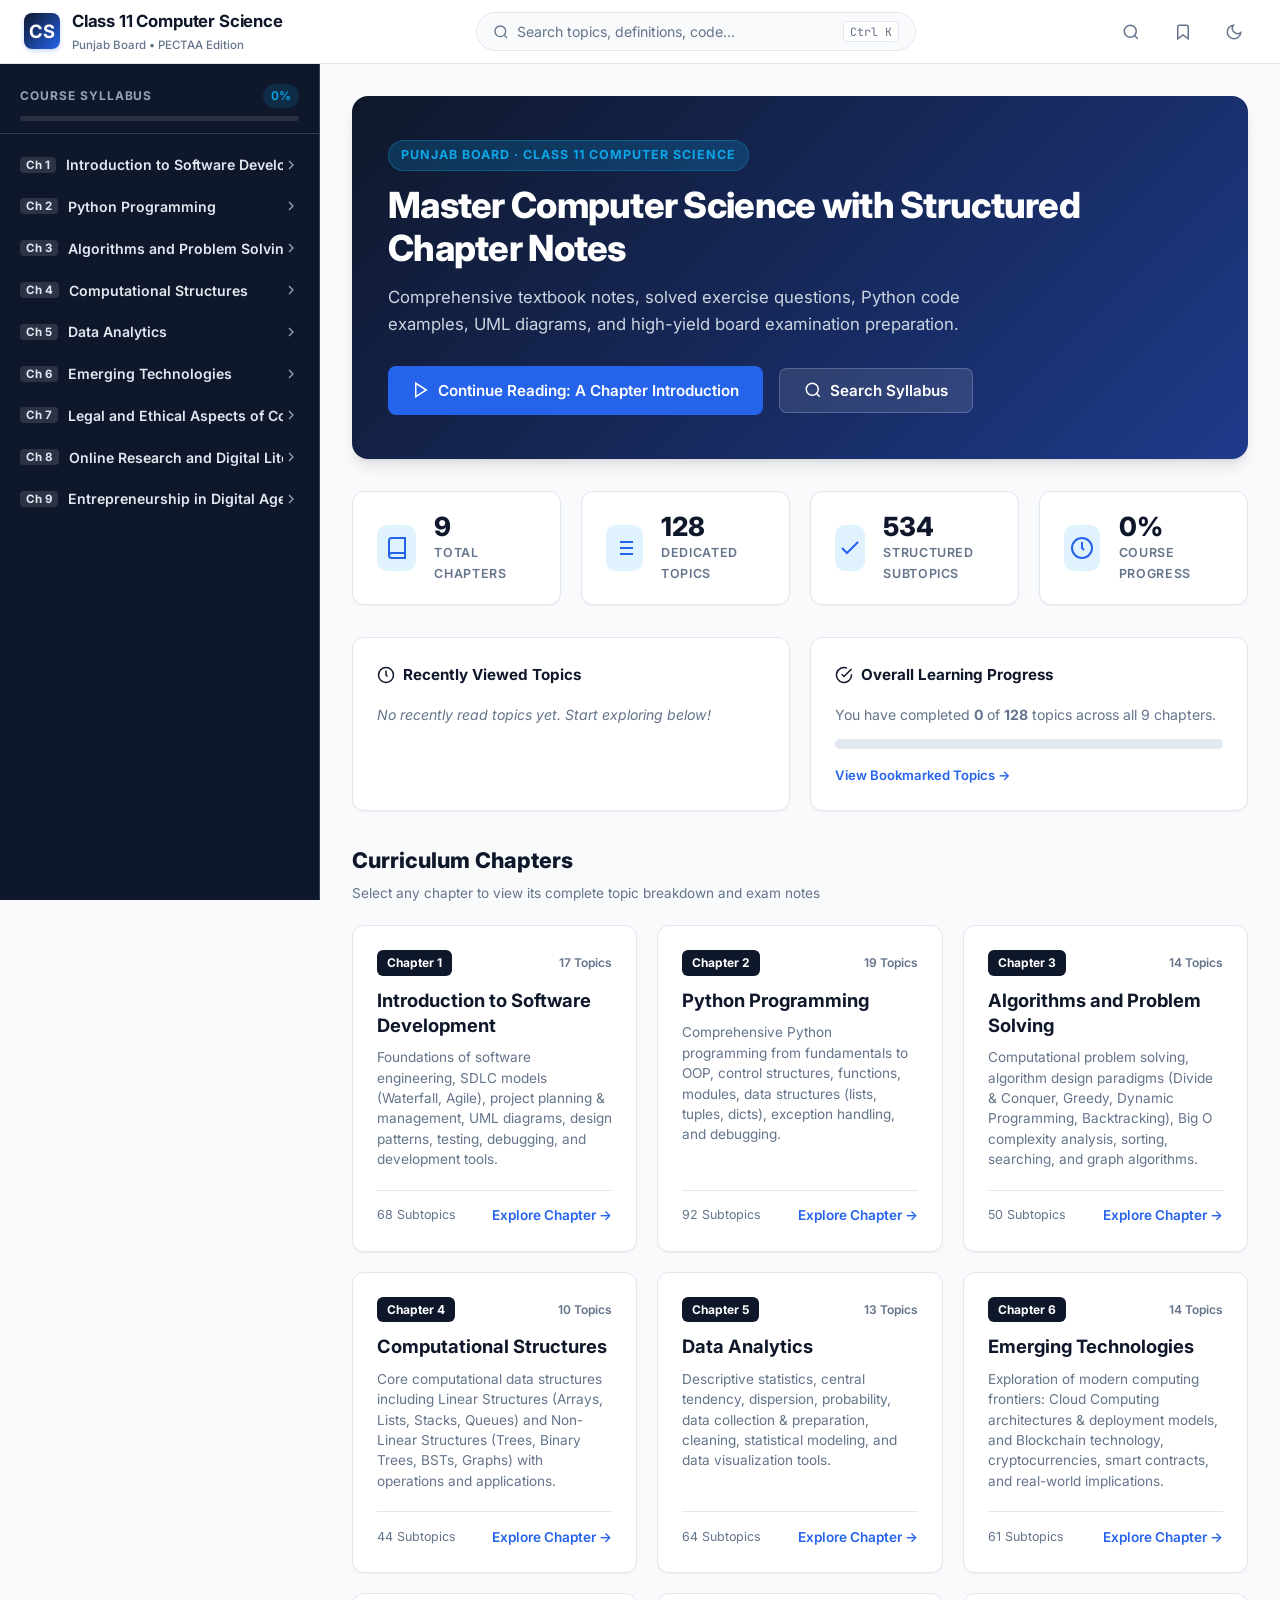
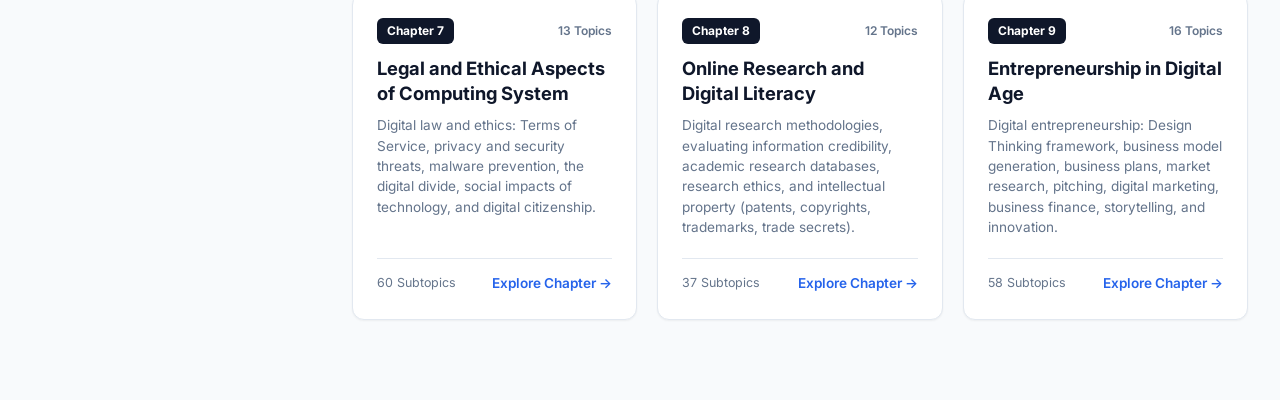
<file: index.html>
<!DOCTYPE html>
<html lang="en">
<head>
  <meta charset="UTF-8">
  <meta name="viewport" content="width=device-width, initial-scale=1.0, maximum-scale=5.0">
  <title>Class 11 Computer Science | Punjab Board & PECTAA Complete Notes</title>
  <meta name="description" content="Complete, textbook-based educational notes for Class 11 Computer Science (Punjab & Lahore Board). Covering SDLC, Python Programming, Algorithms, Data Structures, Data Analytics, Cloud, Blockchain, Cyber Ethics, and Entrepreneurship.">
  <meta name="theme-color" content="#0f172a">

  <!-- Inter Font -->
  <link rel="preconnect" href="https://fonts.googleapis.com">
  <link rel="preconnect" href="https://fonts.gstatic.com" crossorigin>
  <link href="https://fonts.googleapis.com/css2?family=Inter:wght@400;500;600;700;800&family=JetBrains+Mono:wght@400;500;600&display=swap" rel="stylesheet">

  <!-- Stylesheets -->
  <link rel="stylesheet" href="style.css">
  <link rel="stylesheet" href="components.css">
  <link rel="stylesheet" href="responsive.css">
  <link rel="stylesheet" href="print.css">
</head>
<body>

  <!-- Top Scroll Progress Indicator -->
  <div id="scrollProgressBar" aria-hidden="true"></div>

  <!-- App Header -->
  <header class="app-header">
    <div class="header-left">
      <button class="menu-toggle-btn" onclick="NavigationManager.toggleMobileMenu()" aria-label="Toggle navigation menu">
        <svg width="22" height="22" viewBox="0 0 24 24" fill="none" stroke="currentColor" stroke-width="2"><line x1="3" y1="12" x2="21" y2="12"></line><line x1="3" y1="6" x2="21" y2="6"></line><line x1="3" y1="18" x2="21" y2="18"></line></svg>
      </button>

      <a href="#/" class="brand-logo">
        <div class="brand-icon">CS</div>
        <div class="brand-info">
          <h1>Class 11 Computer Science</h1>
          <span>Punjab Board &bull; PECTAA Edition</span>
        </div>
      </a>
    </div>

    <!-- Search Input Trigger Button -->
    <div class="header-search-bar">
      <button class="search-input-trigger" onclick="SearchManager.openModal()" aria-label="Search topics and content">
        <span style="display: flex; align-items: center; gap: 0.5rem;">
          <svg width="16" height="16" viewBox="0 0 24 24" fill="none" stroke="currentColor" stroke-width="2"><circle cx="11" cy="11" r="8"></circle><line x1="21" y1="21" x2="16.65" y2="16.65"></line></svg>
          <span>Search topics, definitions, code...</span>
        </span>
        <kbd class="search-kbd">Ctrl K</kbd>
      </button>
    </div>

    <!-- Header Actions -->
    <div class="header-right">
      <button class="header-btn" onclick="SearchManager.openModal()" title="Search">
        <svg width="18" height="18" viewBox="0 0 24 24" fill="none" stroke="currentColor" stroke-width="2"><circle cx="11" cy="11" r="8"></circle><line x1="21" y1="21" x2="16.65" y2="16.65"></line></svg>
      </button>

      <a href="#/saved" class="header-btn" title="Saved Bookmarks">
        <svg width="18" height="18" viewBox="0 0 24 24" fill="none" stroke="currentColor" stroke-width="2"><path d="M19 21l-7-5-7 5V5a2 2 0 0 1 2-2h10a2 2 0 0 1 2 2z"></path></svg>
        <span id="headerSavedCount" style="display: none; background: var(--accent-teal); color: #fff; font-size: 0.7rem; font-weight: 700; padding: 1px 6px; border-radius: 10px;"></span>
      </a>

      <button id="themeToggleBtn" class="header-btn" onclick="ThemeManager.toggleTheme()" title="Toggle Dark/Light Mode" aria-label="Toggle theme">
        <svg id="themeToggleIcon" width="18" height="18" viewBox="0 0 24 24" fill="none" stroke="currentColor" stroke-width="2"><path d="M21 12.79A9 9 0 1 1 11.21 3 7 7 0 0 0 21 12.79z"></path></svg>
      </button>
    </div>
  </header>

  <!-- Mobile Sidebar Backdrop Overlay -->
  <div id="sidebarOverlay" class="sidebar-overlay" onclick="NavigationManager.closeMobileMenu()"></div>

  <!-- App Layout Container -->
  <div class="app-container">

    <!-- Expandable Sidebar -->
    <aside id="appSidebar" class="app-sidebar">
      <div class="sidebar-header-section">
        <div class="sidebar-title-row">
          <span class="sidebar-title">Course Syllabus</span>
          <span id="sidebarProgressPercent" class="sidebar-progress-badge">0%</span>
        </div>
        <div class="sidebar-progress-bar-wrap">
          <div id="sidebarProgressBarFill" class="sidebar-progress-bar-fill"></div>
        </div>
      </div>

      <!-- Chapter Nav Tree -->
      <ul id="sidebarNavList" class="sidebar-nav-list">
        <!-- Rendered dynamically by NavigationManager -->
      </ul>
    </aside>

    <!-- Main Content Area -->
    <main class="app-main">
      <div id="mainContentInner" class="main-content-inner">
        <!-- Rendered dynamically by App router -->
      </div>
    </main>

  </div>

  <!-- Back to Top Floating Button -->
  <button id="backToTopBtn" aria-label="Back to top" title="Back to top">
    <svg width="20" height="20" viewBox="0 0 24 24" fill="none" stroke="currentColor" stroke-width="2.5"><polyline points="18 15 12 9 6 15"></polyline></svg>
  </button>

  <!-- Global Toast Notifications Container -->
  <div id="toastContainer" class="toast-container" aria-live="polite"></div>

  <!-- Search Modal -->
  <div id="searchModal" class="search-modal-backdrop" role="dialog" aria-modal="true" aria-label="Search course content">
    <div class="search-modal-box">
      <div class="search-modal-header">
        <svg width="20" height="20" viewBox="0 0 24 24" fill="none" stroke="currentColor" stroke-width="2" style="color: var(--text-muted);"><circle cx="11" cy="11" r="8"></circle><line x1="21" y1="21" x2="16.65" y2="16.65"></line></svg>
        <input type="text" id="searchModalInput" class="search-modal-input" placeholder="Search chapters, topics, definitions, code..." autocomplete="off">
        <button onclick="SearchManager.closeModal()" style="color: var(--text-muted); padding: 4px;" title="Close search (Esc)">
          <svg width="20" height="20" viewBox="0 0 24 24" fill="none" stroke="currentColor" stroke-width="2"><line x1="18" y1="6" x2="6" y2="18"></line><line x1="6" y1="6" x2="18" y2="18"></line></svg>
        </button>
      </div>
      <div id="searchResultsContainer" class="search-results-container">
        <div class="search-empty-state">
          <p>Type keywords to search chapters, topics, subtopics, definitions, and formulas...</p>
        </div>
      </div>
    </div>
  </div>

  <!-- Scripts -->
  <script src="data.js"></script>
  <script src="copy-share.js"></script>
  <script src="theme.js"></script>
  <script src="progress.js"></script>
  <script src="bookmarks.js"></script>
  <script src="search.js"></script>
  <script src="navigation.js"></script>
  <script src="app.js"></script>
</body>
</html>
</file>
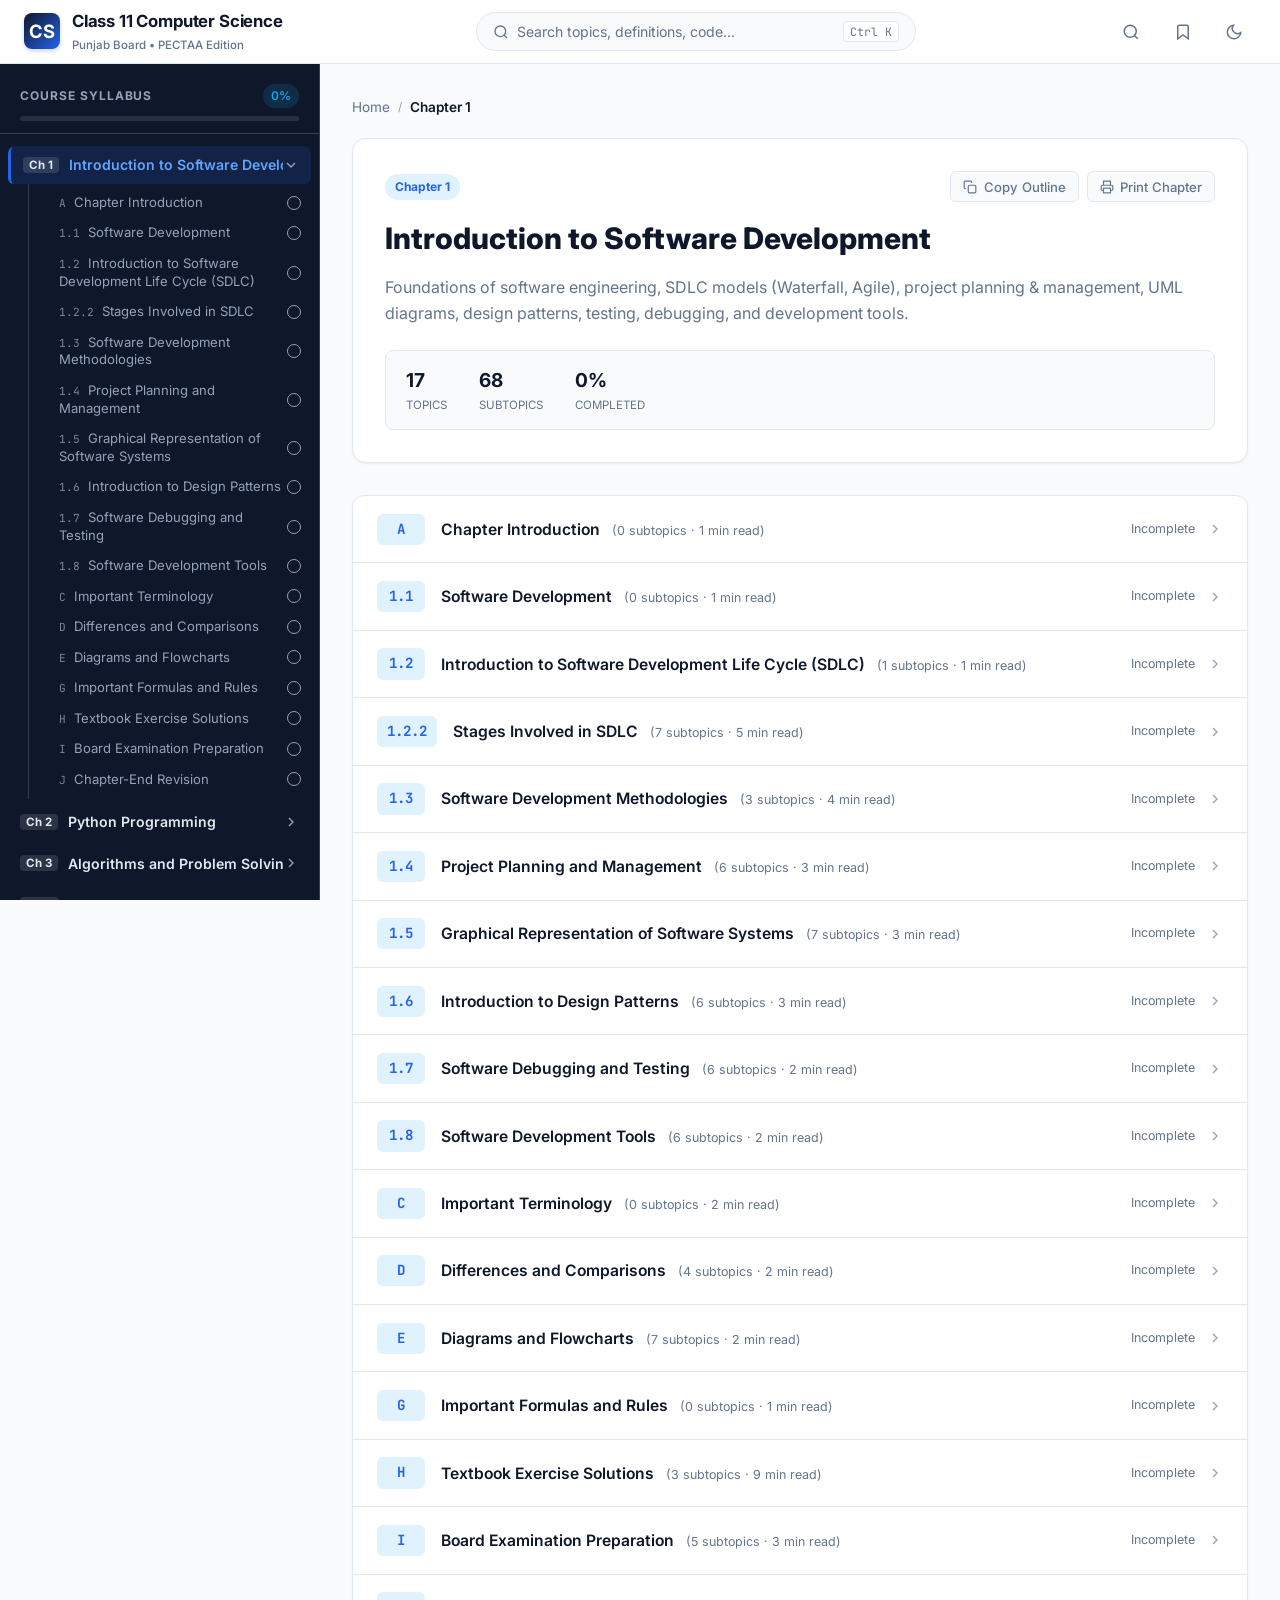
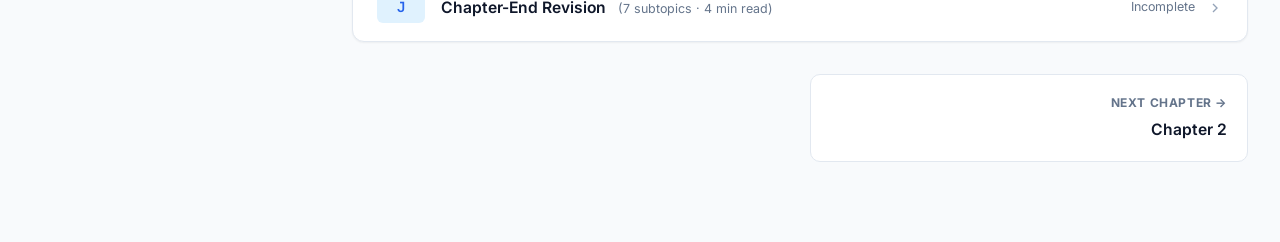
<file: chapter-1.html>
<!DOCTYPE html>
<html lang="en">
<head>
  <meta charset="UTF-8">
  <meta http-equiv="refresh" content="0; url=index.html#/chapter/1">
  <title>Chapter 1 | Class 11 Computer Science</title>
  <script>
    window.location.replace("index.html#/chapter/1");
  </script>
</head>
<body>
  <p>Redirecting to <a href="index.html#/chapter/1">Chapter 1</a>...</p>
</body>
</html>
</file>
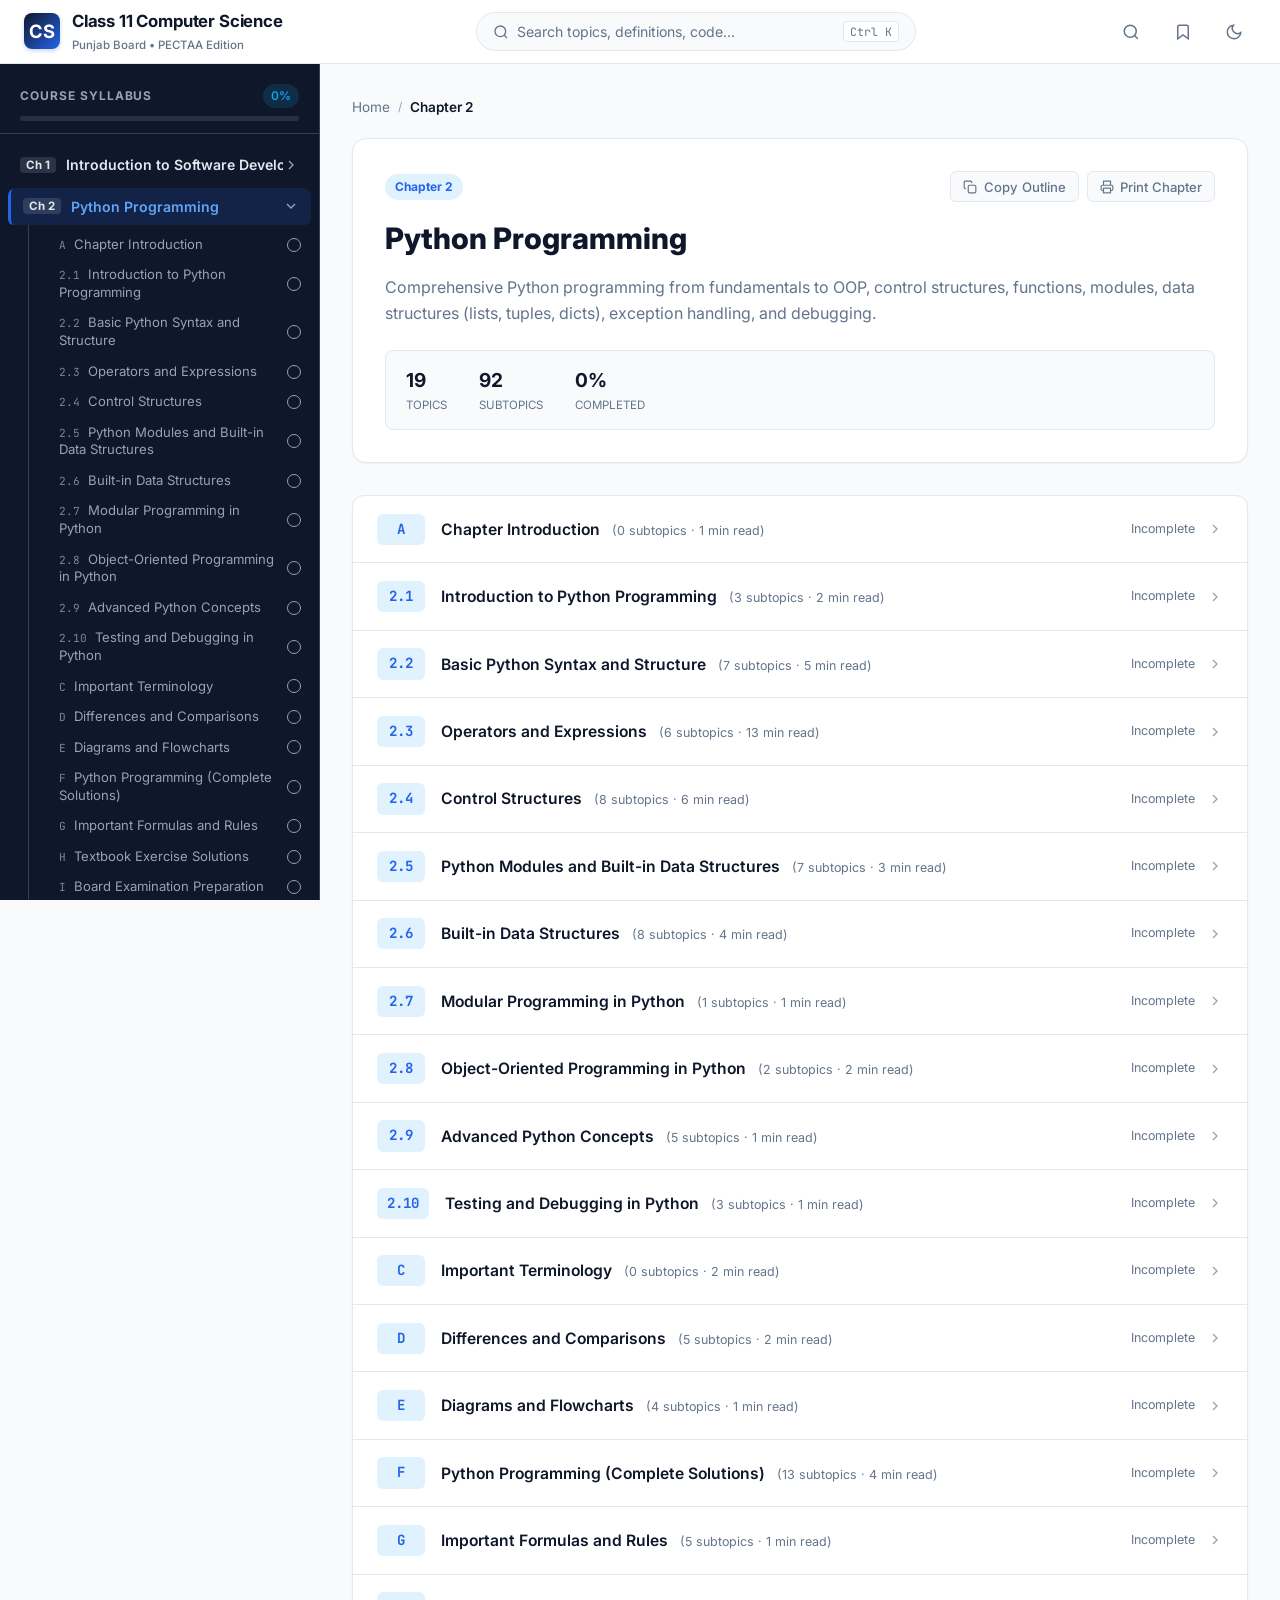
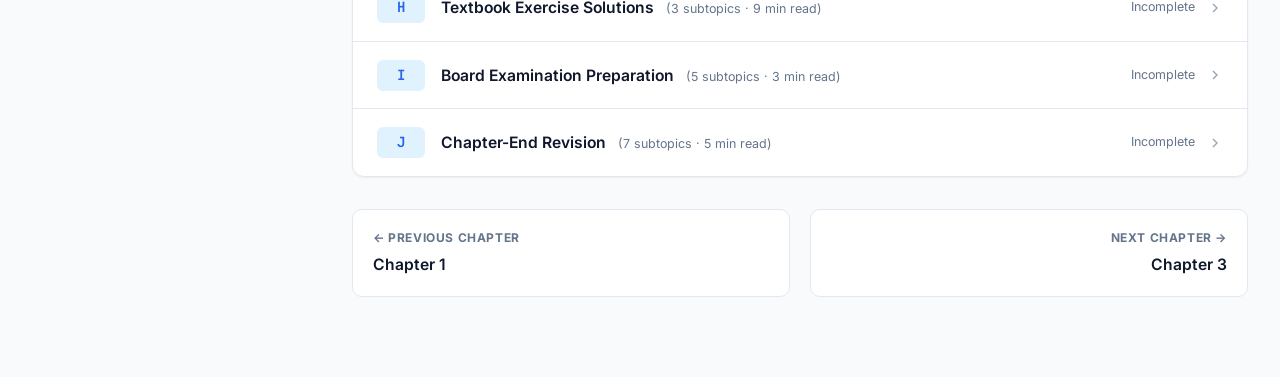
<file: chapter-2.html>
<!DOCTYPE html>
<html lang="en">
<head>
  <meta charset="UTF-8">
  <meta http-equiv="refresh" content="0; url=index.html#/chapter/2">
  <title>Chapter 2 | Class 11 Computer Science</title>
  <script>
    window.location.replace("index.html#/chapter/2");
  </script>
</head>
<body>
  <p>Redirecting to <a href="index.html#/chapter/2">Chapter 2</a>...</p>
</body>
</html>
</file>
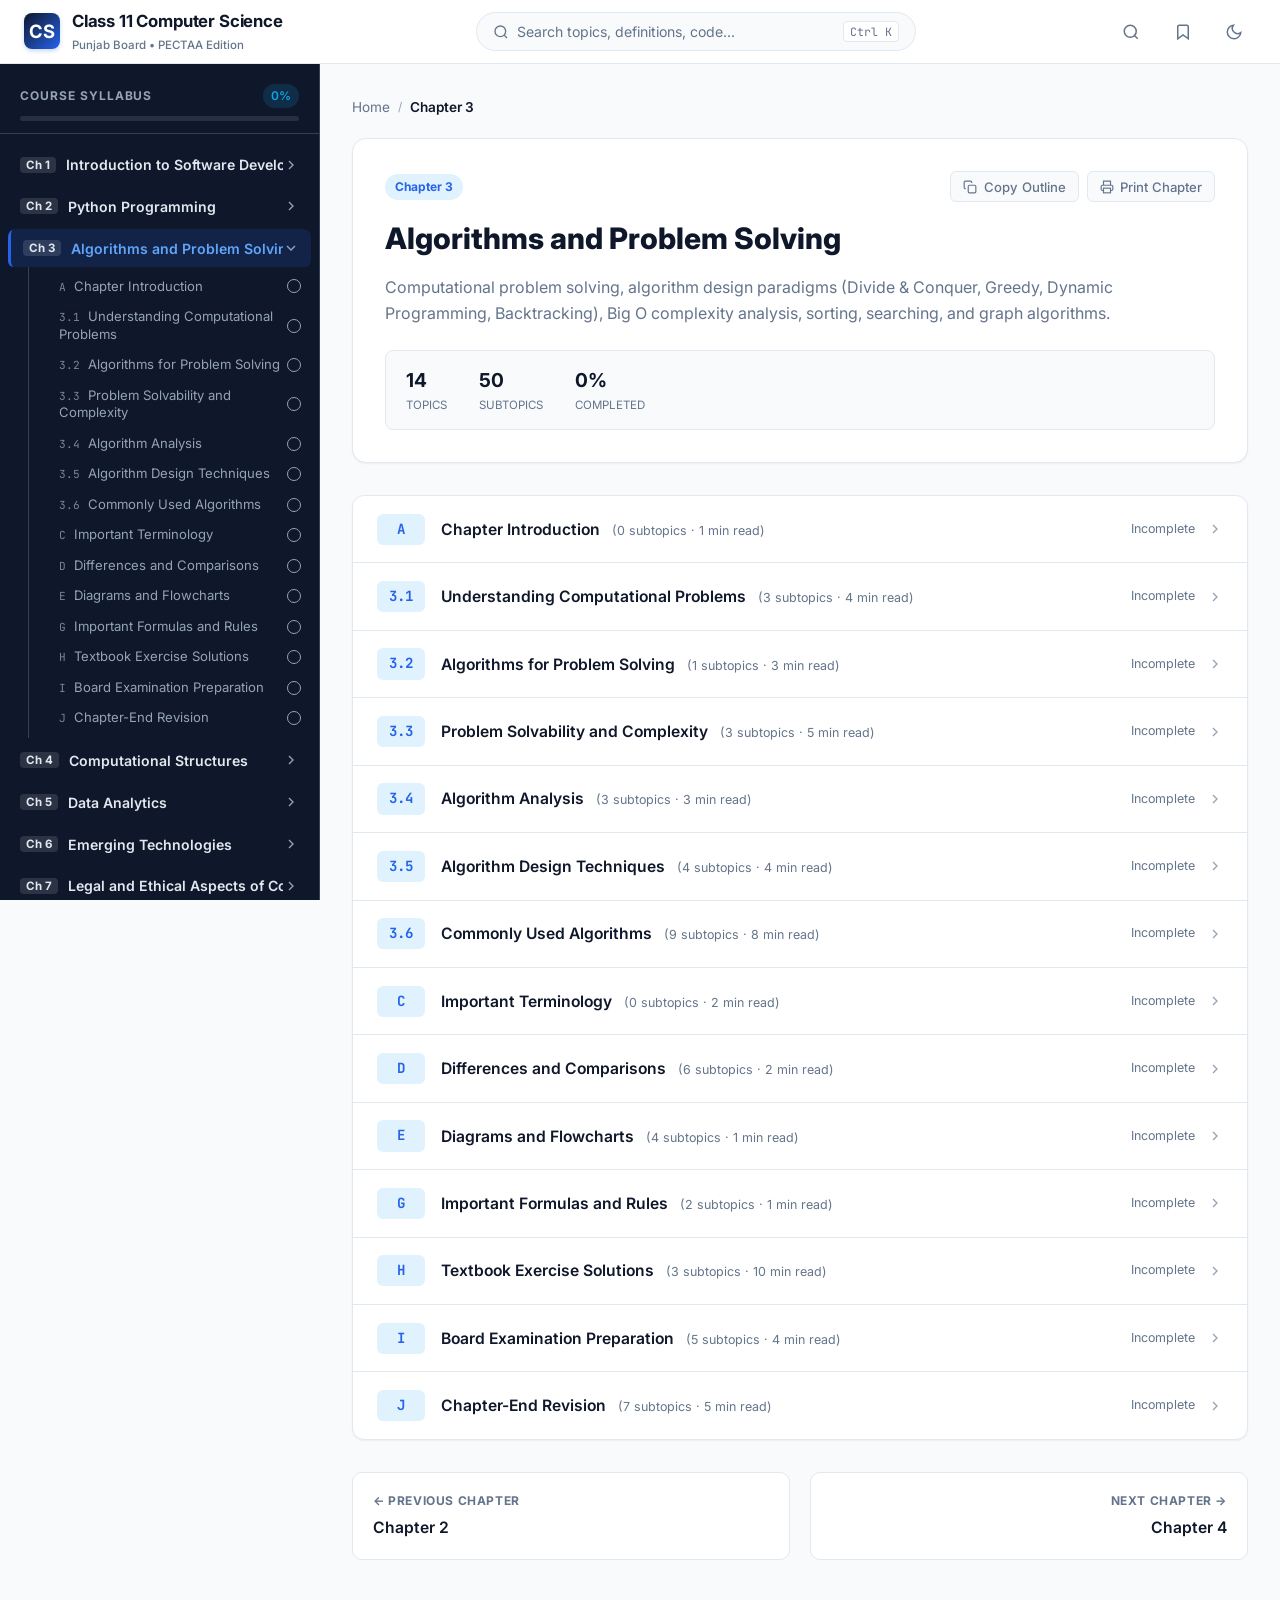
<file: chapter-3.html>
<!DOCTYPE html>
<html lang="en">
<head>
  <meta charset="UTF-8">
  <meta http-equiv="refresh" content="0; url=index.html#/chapter/3">
  <title>Chapter 3 | Class 11 Computer Science</title>
  <script>
    window.location.replace("index.html#/chapter/3");
  </script>
</head>
<body>
  <p>Redirecting to <a href="index.html#/chapter/3">Chapter 3</a>...</p>
</body>
</html>
</file>
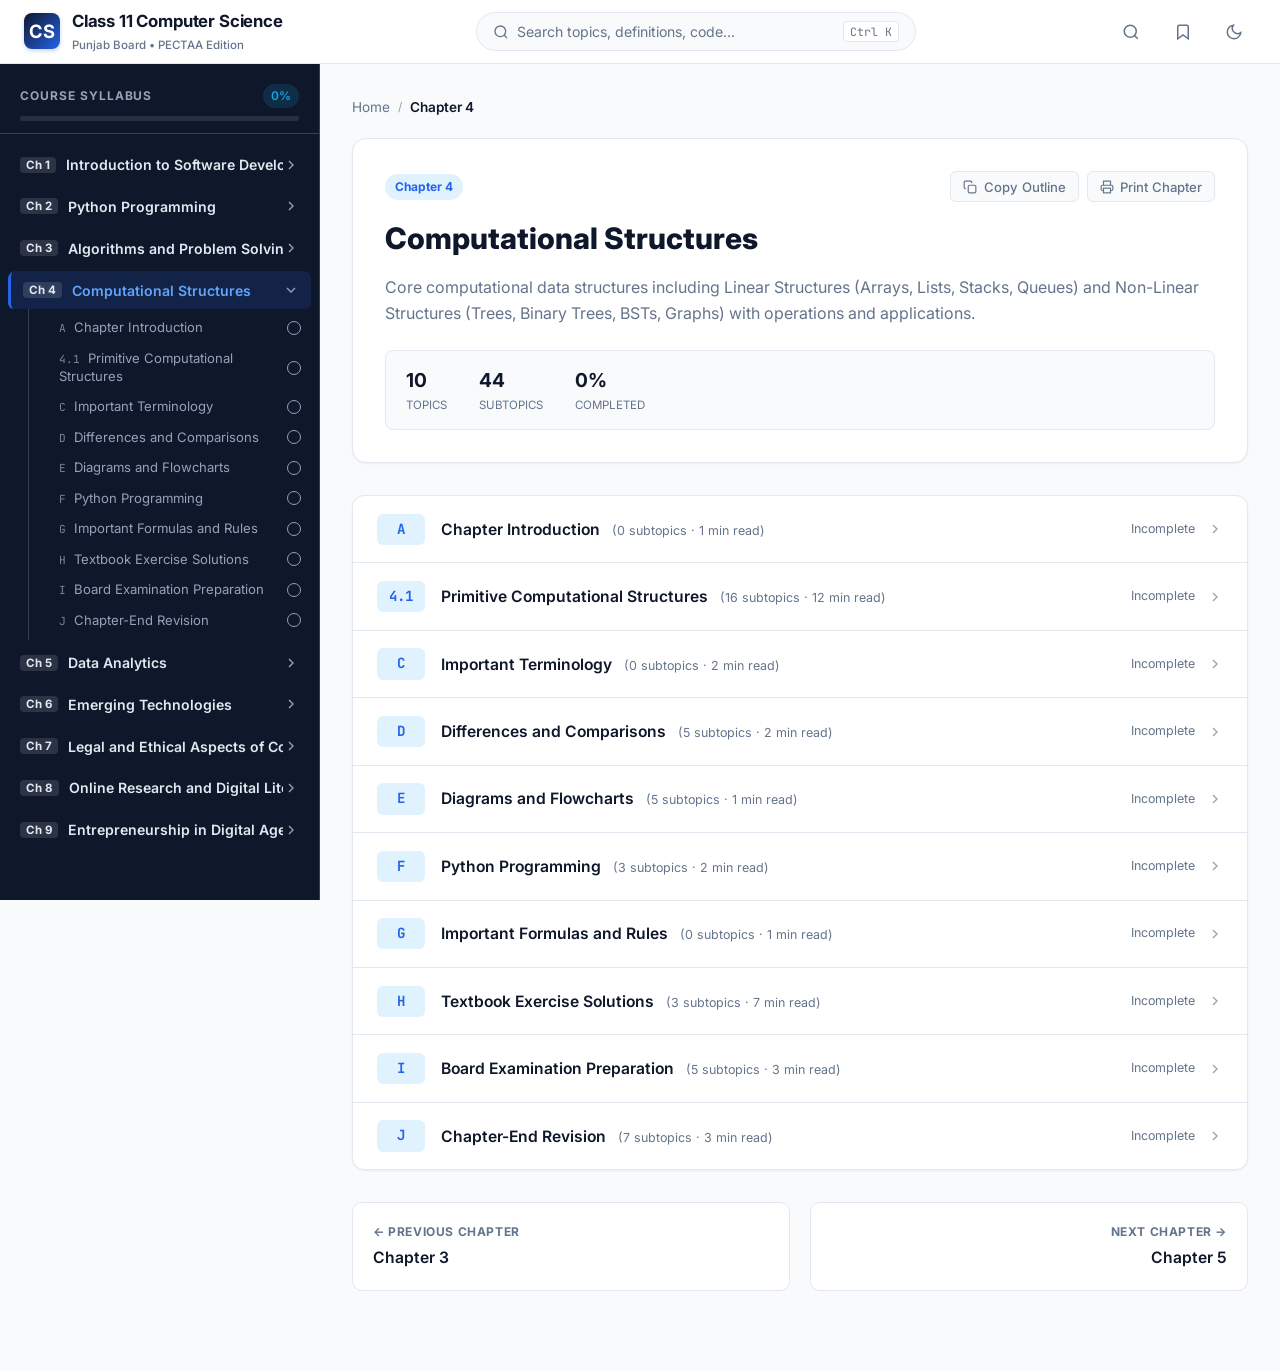
<file: chapter-4.html>
<!DOCTYPE html>
<html lang="en">
<head>
  <meta charset="UTF-8">
  <meta http-equiv="refresh" content="0; url=index.html#/chapter/4">
  <title>Chapter 4 | Class 11 Computer Science</title>
  <script>
    window.location.replace("index.html#/chapter/4");
  </script>
</head>
<body>
  <p>Redirecting to <a href="index.html#/chapter/4">Chapter 4</a>...</p>
</body>
</html>
</file>
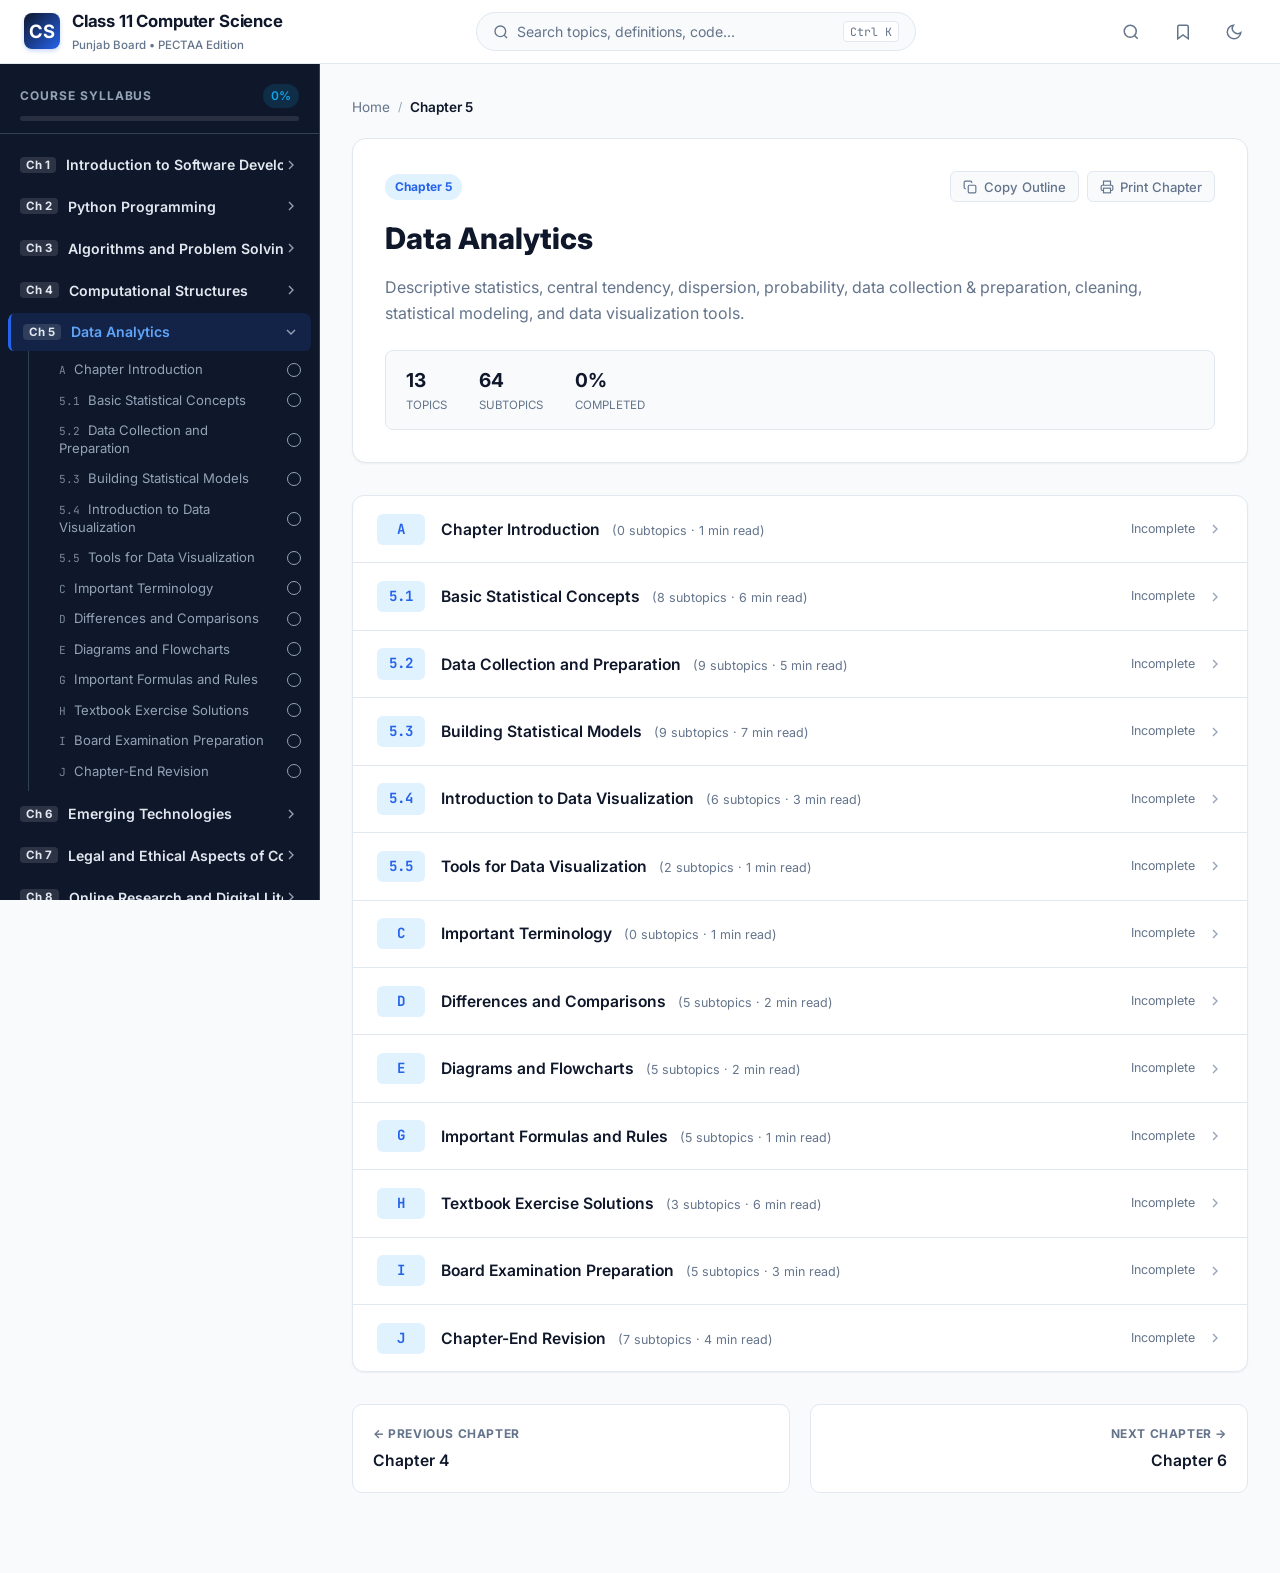
<file: chapter-5.html>
<!DOCTYPE html>
<html lang="en">
<head>
  <meta charset="UTF-8">
  <meta http-equiv="refresh" content="0; url=index.html#/chapter/5">
  <title>Chapter 5 | Class 11 Computer Science</title>
  <script>
    window.location.replace("index.html#/chapter/5");
  </script>
</head>
<body>
  <p>Redirecting to <a href="index.html#/chapter/5">Chapter 5</a>...</p>
</body>
</html>
</file>
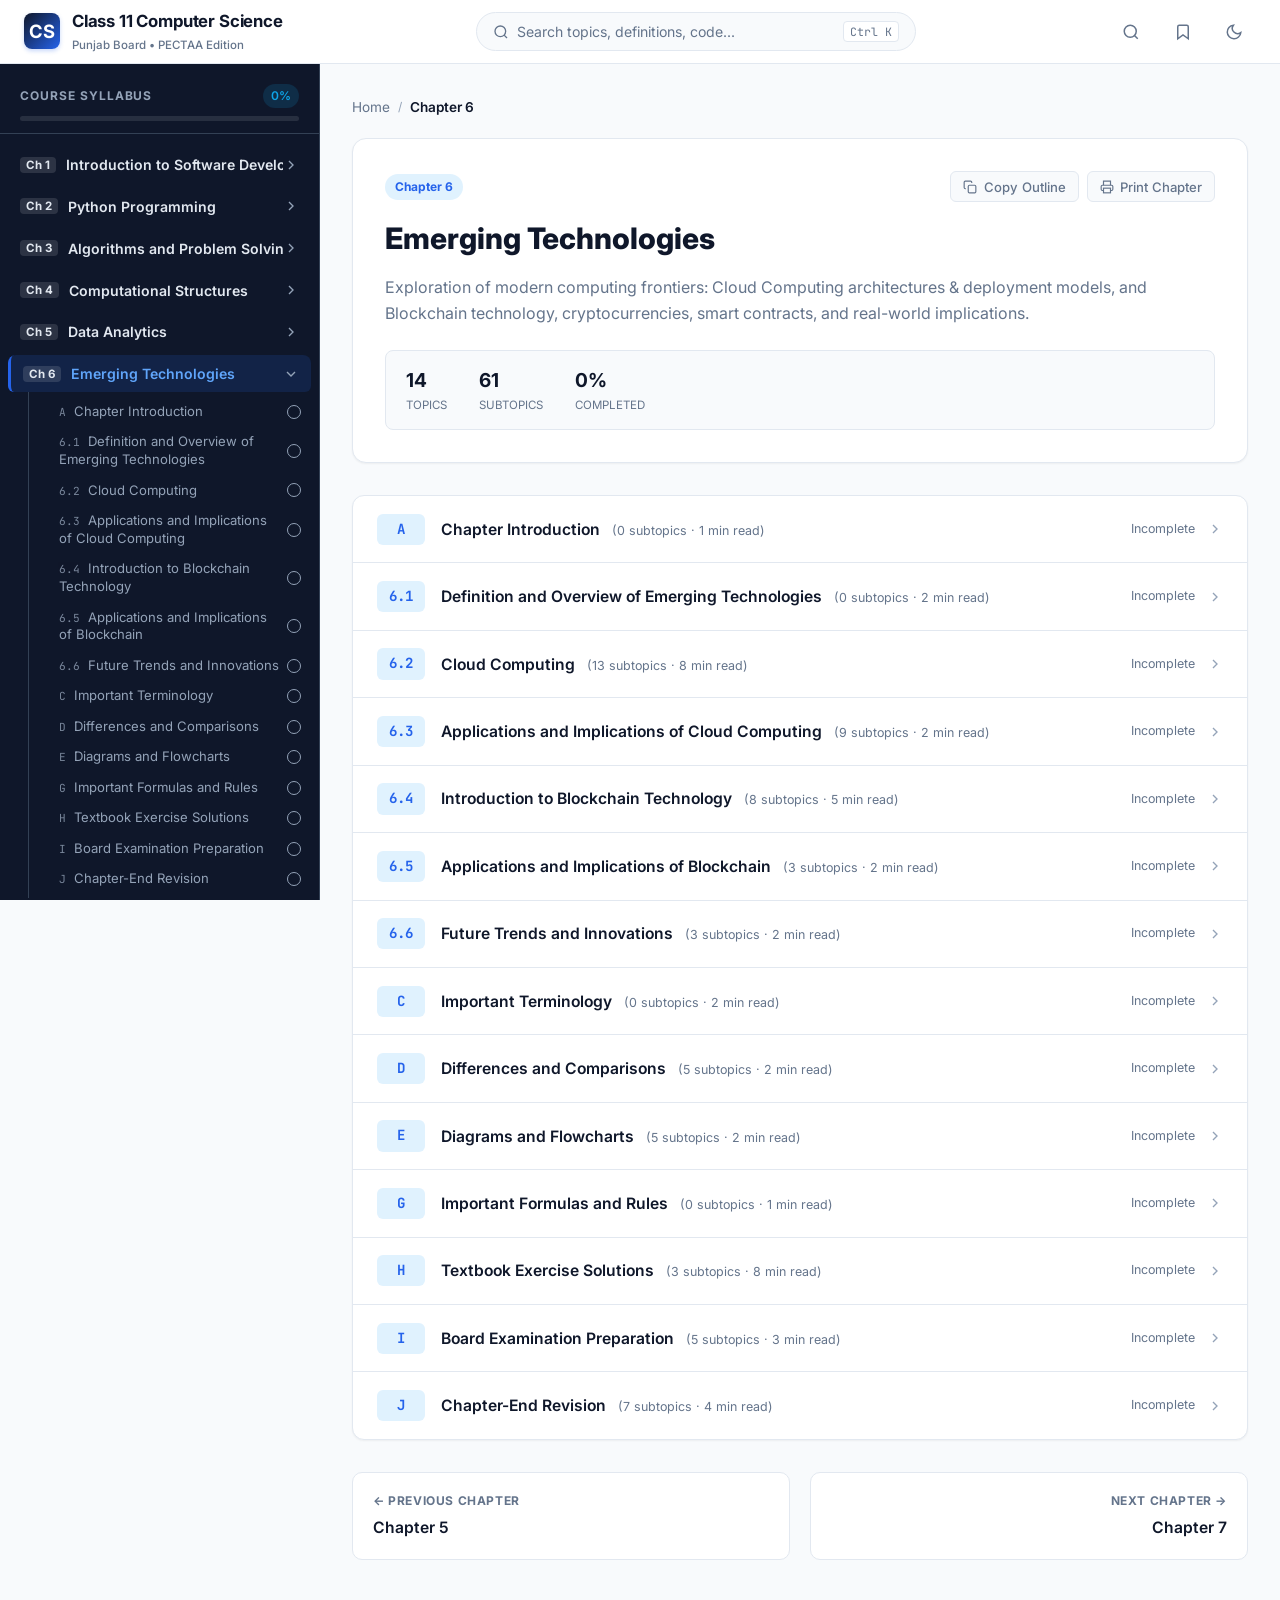
<file: chapter-6.html>
<!DOCTYPE html>
<html lang="en">
<head>
  <meta charset="UTF-8">
  <meta http-equiv="refresh" content="0; url=index.html#/chapter/6">
  <title>Chapter 6 | Class 11 Computer Science</title>
  <script>
    window.location.replace("index.html#/chapter/6");
  </script>
</head>
<body>
  <p>Redirecting to <a href="index.html#/chapter/6">Chapter 6</a>...</p>
</body>
</html>
</file>
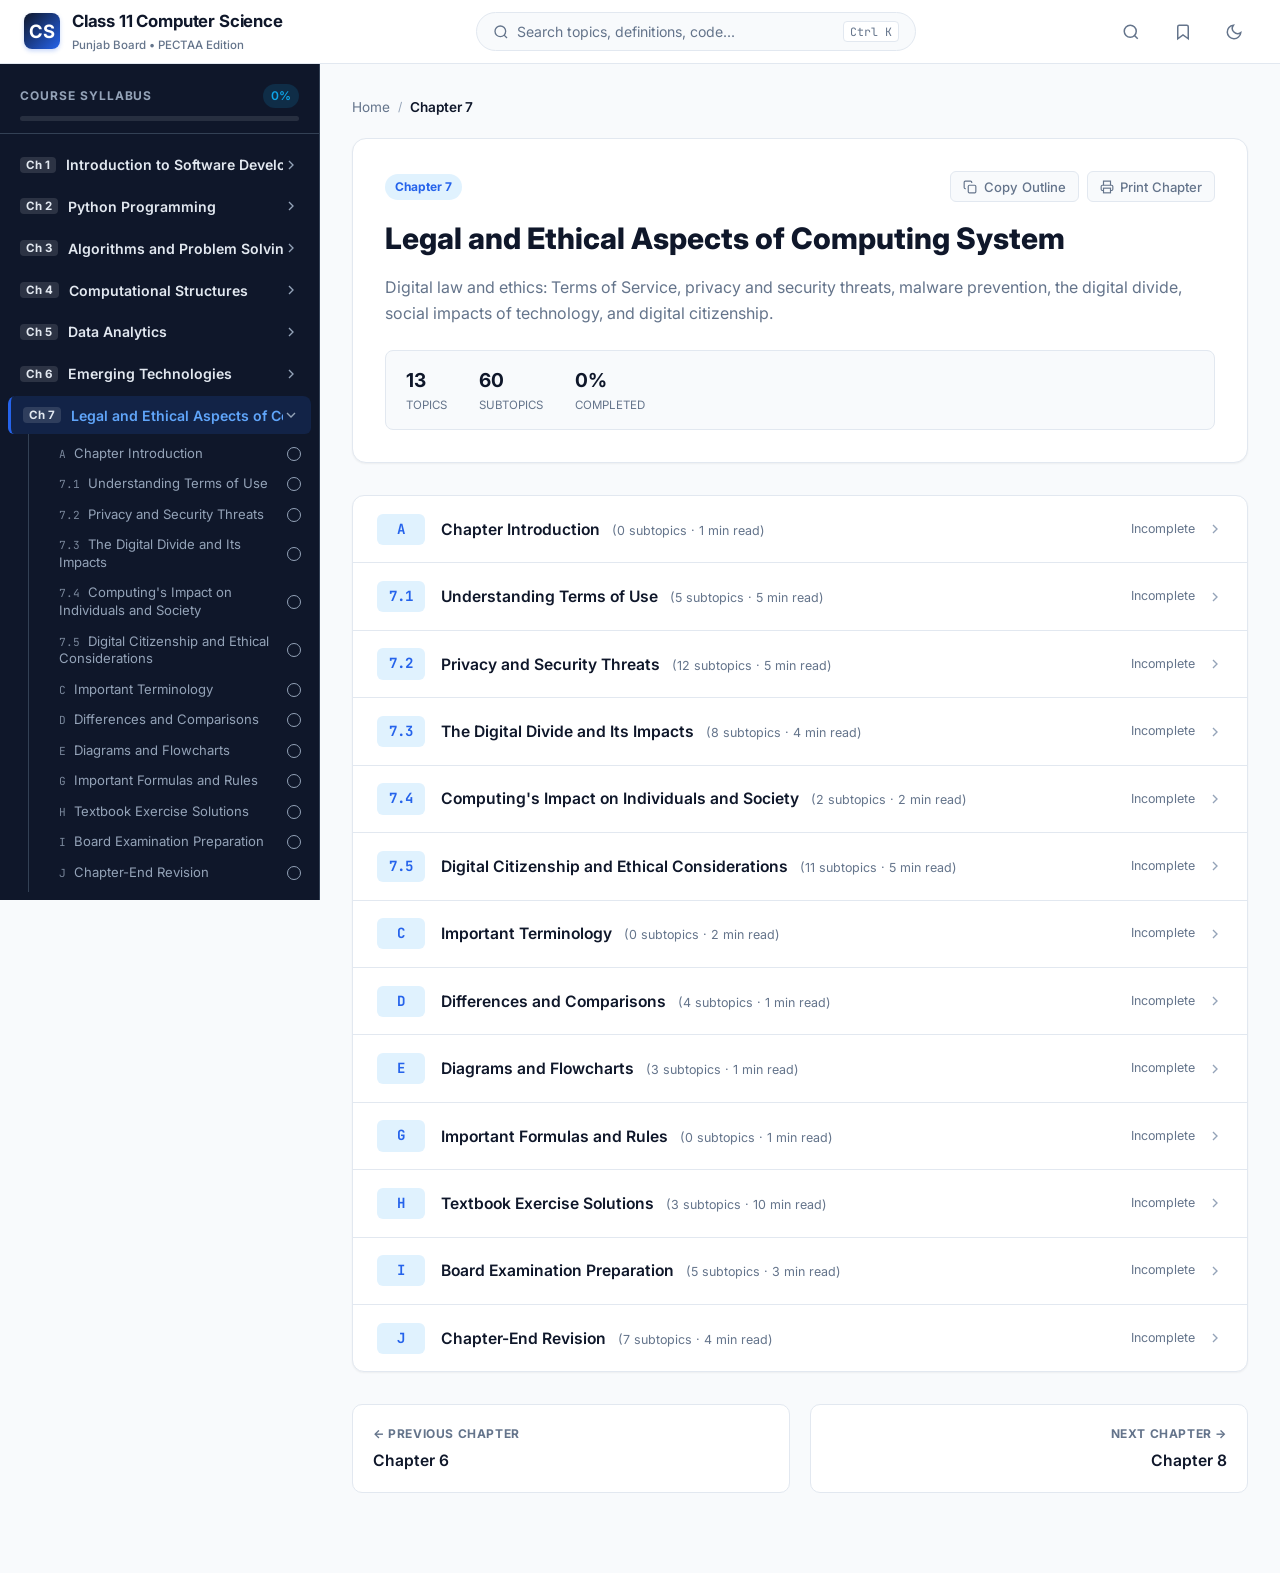
<file: chapter-7.html>
<!DOCTYPE html>
<html lang="en">
<head>
  <meta charset="UTF-8">
  <meta http-equiv="refresh" content="0; url=index.html#/chapter/7">
  <title>Chapter 7 | Class 11 Computer Science</title>
  <script>
    window.location.replace("index.html#/chapter/7");
  </script>
</head>
<body>
  <p>Redirecting to <a href="index.html#/chapter/7">Chapter 7</a>...</p>
</body>
</html>
</file>
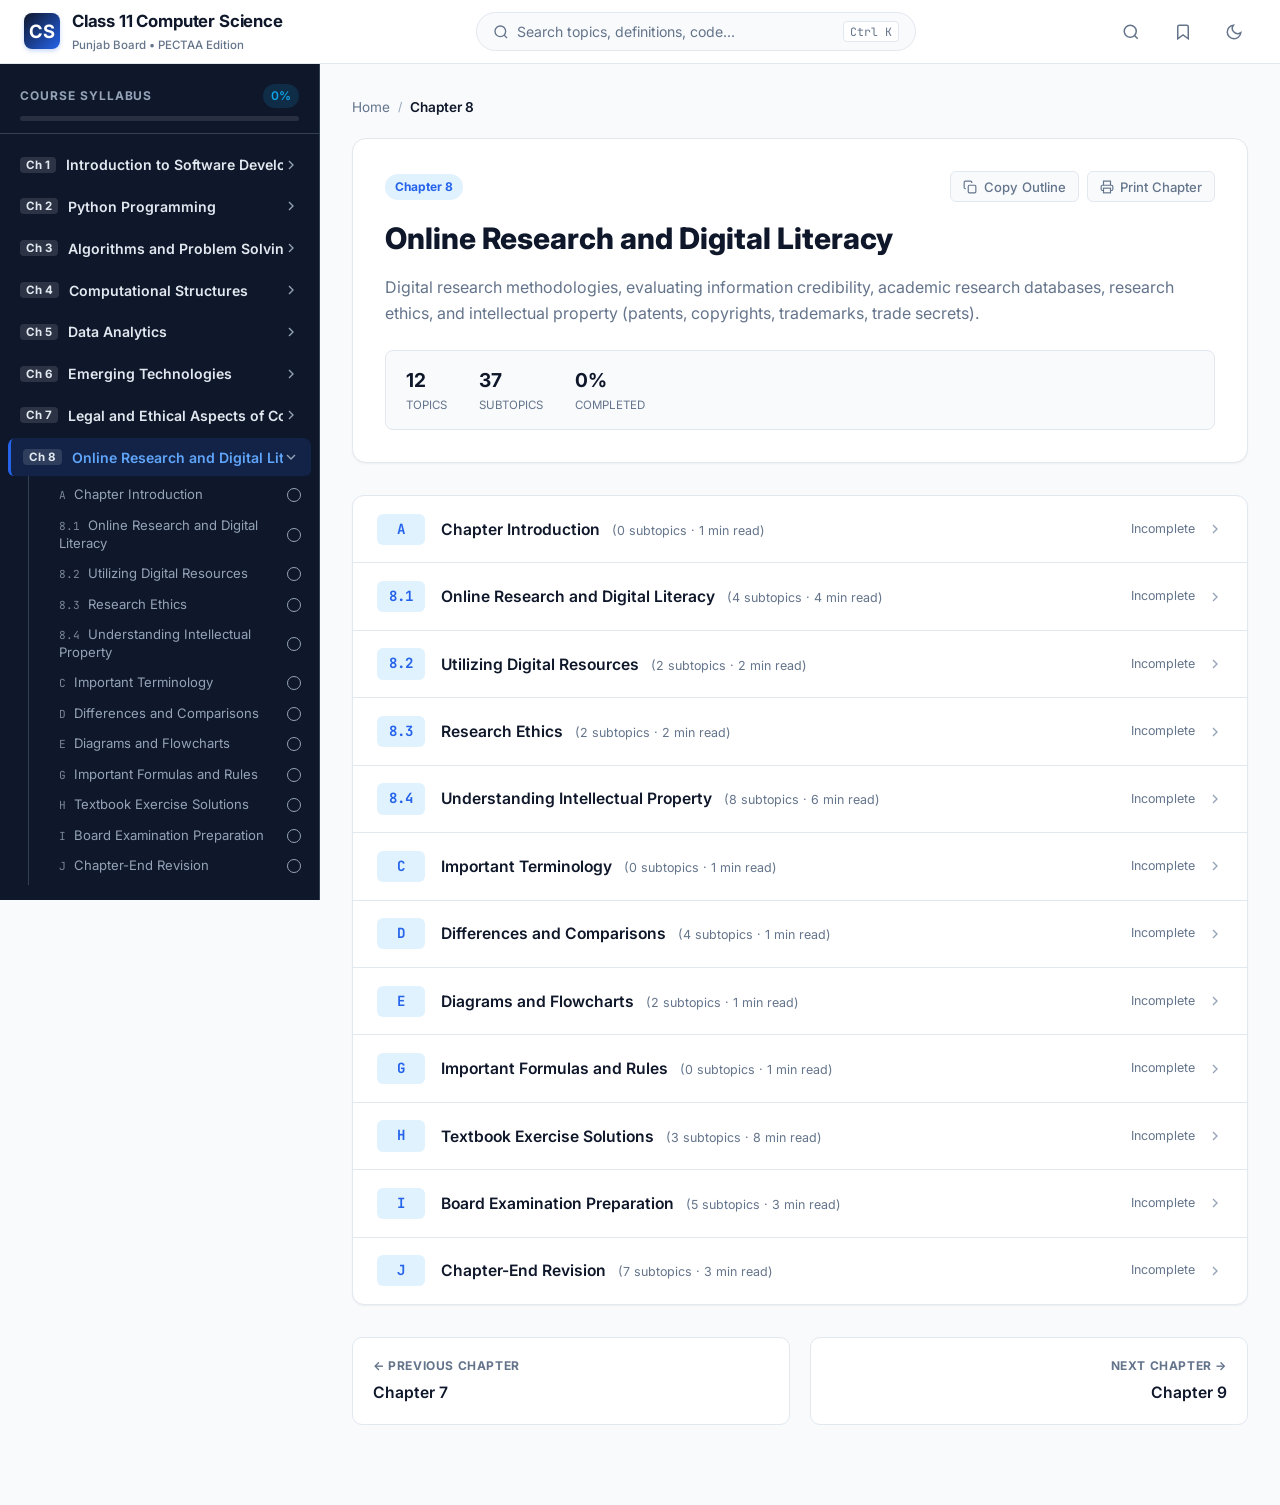
<file: chapter-8.html>
<!DOCTYPE html>
<html lang="en">
<head>
  <meta charset="UTF-8">
  <meta http-equiv="refresh" content="0; url=index.html#/chapter/8">
  <title>Chapter 8 | Class 11 Computer Science</title>
  <script>
    window.location.replace("index.html#/chapter/8");
  </script>
</head>
<body>
  <p>Redirecting to <a href="index.html#/chapter/8">Chapter 8</a>...</p>
</body>
</html>
</file>
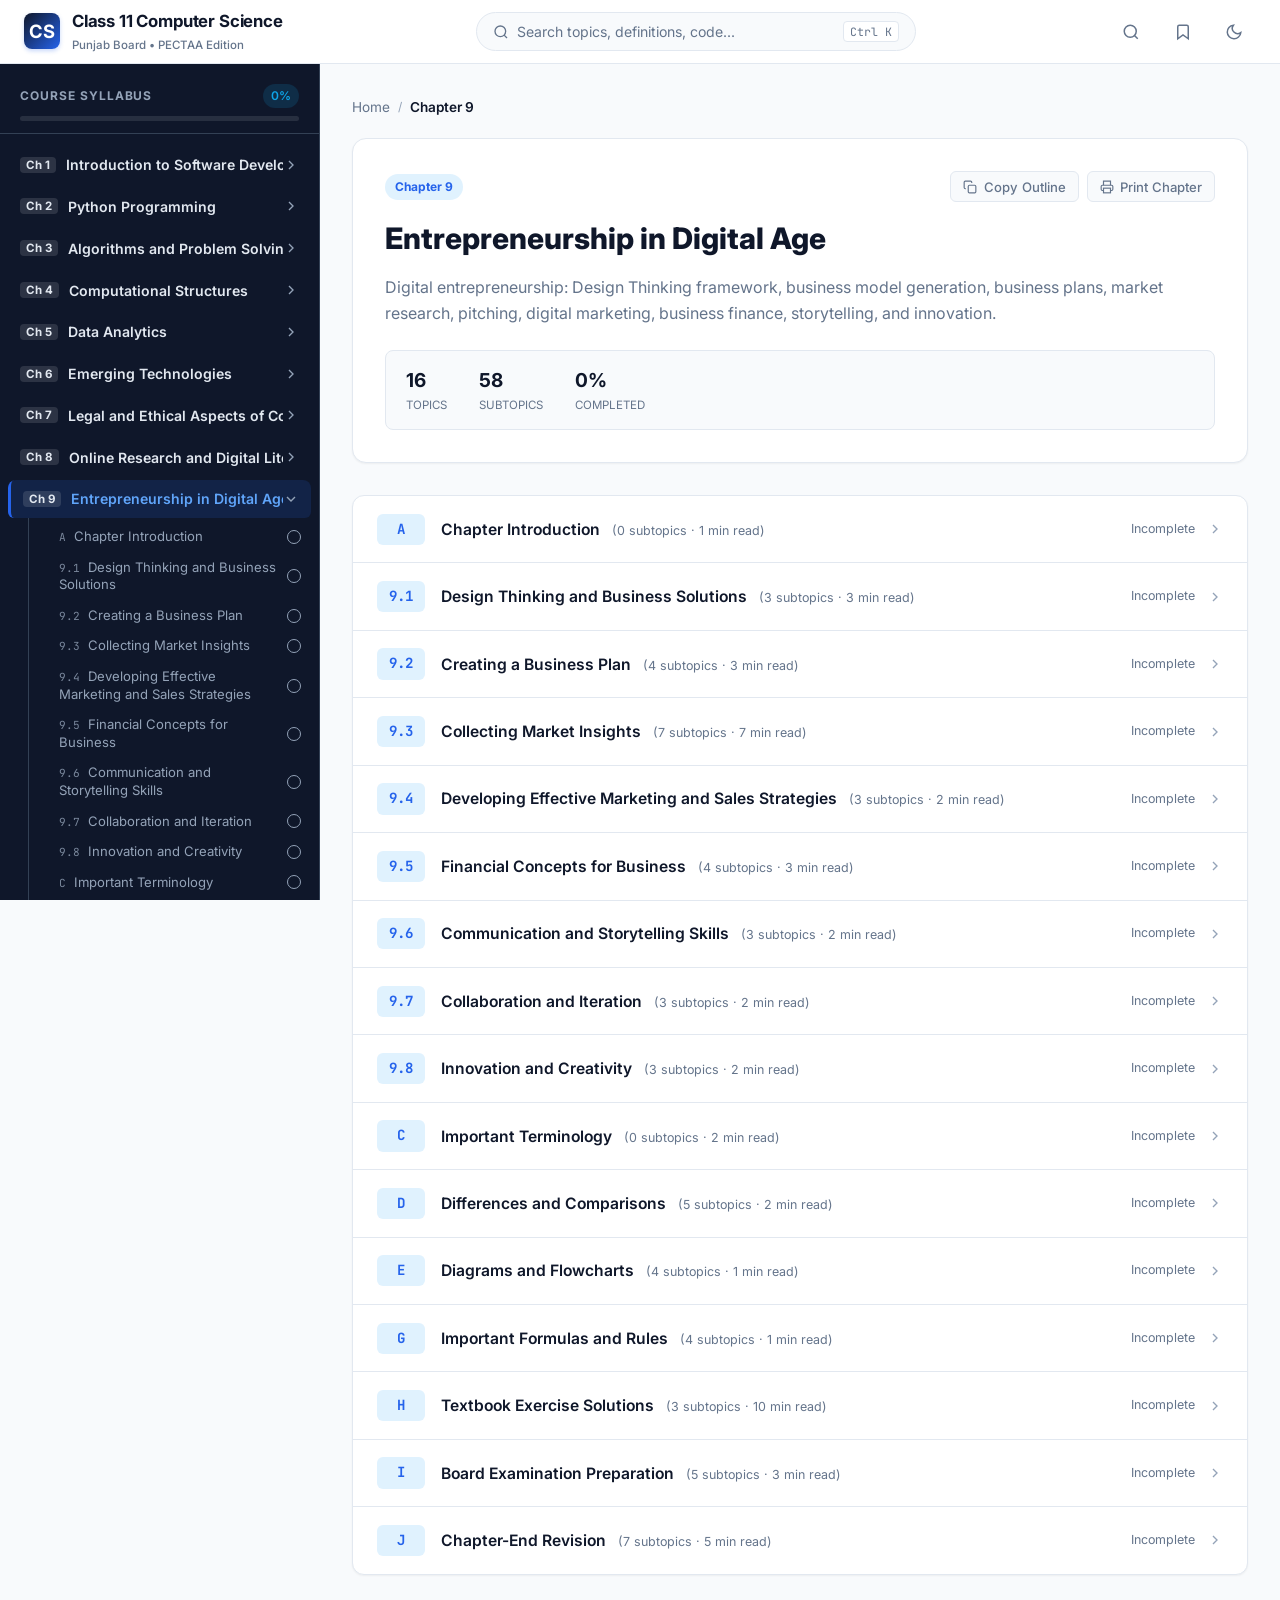
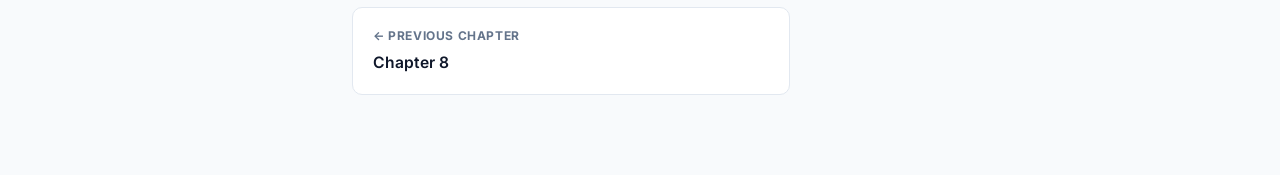
<file: chapter-9.html>
<!DOCTYPE html>
<html lang="en">
<head>
  <meta charset="UTF-8">
  <meta http-equiv="refresh" content="0; url=index.html#/chapter/9">
  <title>Chapter 9 | Class 11 Computer Science</title>
  <script>
    window.location.replace("index.html#/chapter/9");
  </script>
</head>
<body>
  <p>Redirecting to <a href="index.html#/chapter/9">Chapter 9</a>...</p>
</body>
</html>
</file>
<file: style.css>
:root {
  --primary-navy: #0f172a;
  --secondary-navy: #1e293b;
  --primary-blue: #2563eb;
  --primary-blue-hover: #1d4ed8;
  --accent-teal: #0ea5e9;
  --accent-teal-soft: #e0f2fe;
  
  --bg-main: #f8fafc;
  --bg-card: #ffffff;
  --bg-card-hover: #f1f5f9;
  --border-color: #e2e8f0;
  --border-light: #f1f5f9;
  
  --text-main: #0f172a;
  --text-muted: #64748b;
  --text-light: #94a3b8;
  
  --sidebar-bg: #0f172a;
  --sidebar-text: #e2e8f0;
  --sidebar-text-muted: #94a3b8;
  --sidebar-active: #2563eb;
  --sidebar-hover: #1e293b;
  --sidebar-border: #334155;

  --success-color: #10b981;
  --success-soft: #d1fae5;
  --warning-color: #f59e0b;
  --warning-soft: #fef3c7;
  --danger-color: #ef4444;
  --danger-soft: #fee2e2;

  --shadow-sm: 0 1px 2px 0 rgb(0 0 0 / 0.05);
  --shadow-md: 0 4px 6px -1px rgb(0 0 0 / 0.1), 0 2px 4px -2px rgb(0 0 0 / 0.1);
  --shadow-lg: 0 10px 15px -3px rgb(0 0 0 / 0.1), 0 4px 6px -4px rgb(0 0 0 / 0.1);

  --font-sans: 'Inter', -apple-system, BlinkMacSystemFont, "Segoe UI", Roboto, "Helvetica Neue", Arial, sans-serif;
  --font-mono: 'JetBrains Mono', 'Fira Code', Consolas, Monaco, monospace;
  --sidebar-width: 320px;
  --header-height: 64px;
  --reading-width: 920px;
  --font-scale: 1rem;
}

[data-theme="dark"] {
  --primary-navy: #090d16;
  --secondary-navy: #0f172a;
  --primary-blue: #3b82f6;
  --primary-blue-hover: #60a5fa;
  --accent-teal: #38bdf8;
  --accent-teal-soft: #0369a1;

  --bg-main: #0b0f19;
  --bg-card: #111827;
  --bg-card-hover: #1f2937;
  --border-color: #1f2937;
  --border-light: #374151;

  --text-main: #f1f5f9;
  --text-muted: #94a3b8;
  --text-light: #64748b;

  --sidebar-bg: #090d16;
  --sidebar-text: #e2e8f0;
  --sidebar-text-muted: #94a3b8;
  --sidebar-active: #2563eb;
  --sidebar-hover: #131b2e;
  --sidebar-border: #1e293b;

  --success-color: #34d399;
  --success-soft: #064e3b;
  --warning-color: #fbbf24;
  --warning-soft: #78350f;
  --danger-color: #f87171;
  --danger-soft: #7f1d1d;

  --shadow-sm: 0 1px 2px 0 rgb(0 0 0 / 0.5);
  --shadow-md: 0 4px 6px -1px rgb(0 0 0 / 0.4);
  --shadow-lg: 0 10px 15px -3px rgb(0 0 0 / 0.4);
}

* {
  box-sizing: border-box;
  margin: 0;
  padding: 0;
}

body {
  font-family: var(--font-sans);
  background-color: var(--bg-main);
  color: var(--text-main);
  line-height: 1.65;
  font-size: var(--font-scale);
  -webkit-font-smoothing: antialiased;
  overflow-x: hidden;
}

a {
  color: var(--primary-blue);
  text-decoration: none;
  transition: color 0.15s ease;
}
a:hover {
  text-decoration: underline;
}

button {
  font-family: inherit;
  cursor: pointer;
  border: none;
  background: none;
}

/* Scroll Progress Bar */
#scrollProgressBar {
  position: fixed;
  top: 0;
  left: 0;
  height: 4px;
  background: linear-gradient(90deg, var(--accent-teal), var(--primary-blue));
  width: 0%;
  z-index: 1000;
  transition: width 0.1s ease;
}

/* Top App Header */
.app-header {
  position: fixed;
  top: 0;
  left: 0;
  right: 0;
  height: var(--header-height);
  background: var(--bg-card);
  border-bottom: 1px solid var(--border-color);
  display: flex;
  align-items: center;
  justify-content: space-between;
  padding: 0 1.5rem;
  z-index: 900;
  transition: background-color 0.2s, border-color 0.2s;
}

.header-left {
  display: flex;
  align-items: center;
  gap: 1rem;
}

.menu-toggle-btn {
  display: none;
  align-items: center;
  justify-content: center;
  width: 40px;
  height: 40px;
  border-radius: 8px;
  color: var(--text-main);
}
.menu-toggle-btn:hover {
  background: var(--bg-card-hover);
}

.brand-logo {
  display: flex;
  align-items: center;
  gap: 0.75rem;
  text-decoration: none;
  color: var(--text-main);
}
.brand-icon {
  width: 36px;
  height: 36px;
  border-radius: 8px;
  background: linear-gradient(135deg, var(--primary-navy), var(--primary-blue));
  display: flex;
  align-items: center;
  justify-content: center;
  color: #fff;
  font-weight: 700;
  font-size: 1.15rem;
  box-shadow: 0 2px 4px rgba(37,99,235,0.25);
}
.brand-info h1 {
  font-size: 1.05rem;
  font-weight: 700;
  letter-spacing: -0.01em;
  color: var(--text-main);
}
.brand-info span {
  font-size: 0.72rem;
  color: var(--text-muted);
  display: block;
  font-weight: 500;
}

/* Header Search Input Button */
.header-search-bar {
  flex: 1;
  max-width: 440px;
  margin: 0 1.5rem;
}
.search-input-trigger {
  width: 100%;
  display: flex;
  align-items: center;
  justify-content: space-between;
  background: var(--bg-main);
  border: 1px solid var(--border-color);
  border-radius: 20px;
  padding: 0.5rem 1rem;
  color: var(--text-muted);
  font-size: 0.88rem;
  transition: all 0.2s ease;
}
.search-input-trigger:hover {
  border-color: var(--primary-blue);
  color: var(--text-main);
}
.search-kbd {
  background: var(--bg-card);
  border: 1px solid var(--border-color);
  border-radius: 4px;
  padding: 2px 6px;
  font-size: 0.72rem;
  color: var(--text-muted);
  font-family: var(--font-mono);
}

.header-right {
  display: flex;
  align-items: center;
  gap: 0.5rem;
}

.header-btn {
  display: flex;
  align-items: center;
  gap: 0.4rem;
  padding: 0.45rem 0.8rem;
  border-radius: 8px;
  font-size: 0.85rem;
  font-weight: 500;
  color: var(--text-muted);
  transition: all 0.15s ease;
}
.header-btn:hover {
  background: var(--bg-card-hover);
  color: var(--text-main);
}
.header-btn.active {
  color: var(--primary-blue);
  background: var(--accent-teal-soft);
}

/* App Layout */
.app-container {
  display: flex;
  margin-top: var(--header-height);
  min-height: calc(100vh - var(--header-height));
}

/* Sidebar */
.app-sidebar {
  width: var(--sidebar-width);
  background: var(--sidebar-bg);
  color: var(--sidebar-text);
  border-right: 1px solid var(--sidebar-border);
  position: fixed;
  top: var(--header-height);
  bottom: 0;
  left: 0;
  overflow-y: auto;
  z-index: 850;
  display: flex;
  flex-direction: column;
  transition: transform 0.25s cubic-bezier(0.16, 1, 0.3, 1);
}

.sidebar-header-section {
  padding: 1.25rem 1.25rem 0.75rem;
  border-bottom: 1px solid var(--sidebar-border);
}
.sidebar-title-row {
  display: flex;
  align-items: center;
  justify-content: space-between;
  margin-bottom: 0.5rem;
}
.sidebar-title {
  font-size: 0.75rem;
  text-transform: uppercase;
  letter-spacing: 0.08em;
  color: var(--sidebar-text-muted);
  font-weight: 700;
}
.sidebar-progress-badge {
  font-size: 0.75rem;
  font-weight: 600;
  color: var(--accent-teal);
  background: rgba(14, 165, 233, 0.15);
  padding: 2px 8px;
  border-radius: 12px;
}
.sidebar-progress-bar-wrap {
  width: 100%;
  height: 5px;
  background: rgba(255,255,255,0.1);
  border-radius: 4px;
  overflow: hidden;
  margin-top: 6px;
}
.sidebar-progress-bar-fill {
  height: 100%;
  background: var(--accent-teal);
  width: 0%;
  transition: width 0.3s ease;
}

/* Sidebar Chapters List */
.sidebar-nav-list {
  list-style: none;
  padding: 0.75rem 0.5rem 2rem;
  flex: 1;
}

.sidebar-chapter-item {
  margin-bottom: 0.25rem;
  border-radius: 8px;
  overflow: hidden;
}

.sidebar-chapter-btn {
  width: 100%;
  display: flex;
  align-items: center;
  justify-content: space-between;
  padding: 0.65rem 0.75rem;
  border-radius: 6px;
  color: var(--sidebar-text);
  font-size: 0.88rem;
  font-weight: 600;
  text-align: left;
  transition: background-color 0.15s ease;
}
.sidebar-chapter-btn:hover {
  background: var(--sidebar-hover);
}
.sidebar-chapter-btn.active-chapter {
  background: rgba(37, 99, 235, 0.15);
  color: #60a5fa;
  border-left: 3px solid var(--primary-blue);
}

.chapter-btn-title {
  display: flex;
  align-items: center;
  gap: 0.6rem;
  flex: 1;
  overflow: hidden;
  text-overflow: ellipsis;
  white-space: nowrap;
}
.chap-num-tag {
  background: rgba(255,255,255,0.12);
  color: #e2e8f0;
  font-size: 0.72rem;
  font-weight: 700;
  padding: 1px 6px;
  border-radius: 4px;
}
.sidebar-chevron {
  transition: transform 0.2s ease;
  color: var(--sidebar-text-muted);
}
.sidebar-chapter-item.expanded .sidebar-chevron {
  transform: rotate(90deg);
}

.sidebar-topics-sublist {
  list-style: none;
  padding: 0.25rem 0 0.25rem 1.25rem;
  display: none;
  border-left: 1px solid var(--sidebar-border);
  margin-left: 1.25rem;
}
.sidebar-chapter-item.expanded .sidebar-topics-sublist {
  display: block;
}

.sidebar-topic-link {
  display: flex;
  align-items: center;
  justify-content: space-between;
  padding: 0.4rem 0.6rem;
  border-radius: 5px;
  font-size: 0.82rem;
  color: var(--sidebar-text-muted);
  transition: all 0.15s ease;
  line-height: 1.35;
}
.sidebar-topic-link:hover {
  color: #fff;
  background: var(--sidebar-hover);
  text-decoration: none;
}
.sidebar-topic-link.active-topic {
  color: #fff;
  font-weight: 600;
  background: var(--sidebar-active);
}
.topic-check-status {
  width: 14px;
  height: 14px;
  border-radius: 50%;
  border: 1px solid var(--sidebar-text-muted);
  display: inline-flex;
  align-items: center;
  justify-content: center;
  flex-shrink: 0;
  margin-left: 6px;
}
.sidebar-topic-link.completed .topic-check-status {
  background: var(--success-color);
  border-color: var(--success-color);
}
.sidebar-topic-link.completed .topic-check-status::after {
  content: '✓';
  color: #fff;
  font-size: 10px;
  font-weight: 700;
}

/* Main Content Wrapper */
.app-main {
  margin-left: var(--sidebar-width);
  flex: 1;
  padding: 2rem;
  display: flex;
  justify-content: center;
  min-height: calc(100vh - var(--header-height));
  transition: margin-left 0.25s ease;
}

.main-content-inner {
  width: 100%;
  max-width: var(--reading-width);
  transition: max-width 0.2s ease;
}

/* Back to Top Floating Button */
#backToTopBtn {
  position: fixed;
  bottom: 2rem;
  right: 2rem;
  width: 44px;
  height: 44px;
  background: var(--primary-blue);
  color: #fff;
  border-radius: 50%;
  box-shadow: var(--shadow-lg);
  display: flex;
  align-items: center;
  justify-content: center;
  opacity: 0;
  visibility: hidden;
  transition: all 0.2s ease;
  z-index: 800;
}
#backToTopBtn.visible {
  opacity: 1;
  visibility: visible;
}
#backToTopBtn:hover {
  background: var(--primary-blue-hover);
  transform: translateY(-2px);
}

/* Toast Notifications */
.toast-container {
  position: fixed;
  bottom: 2rem;
  left: 50%;
  transform: translateX(-50%);
  display: flex;
  flex-direction: column;
  gap: 0.5rem;
  z-index: 2000;
  pointer-events: none;
}

.toast {
  background: var(--primary-navy);
  color: #fff;
  padding: 0.75rem 1.25rem;
  border-radius: 8px;
  font-size: 0.88rem;
  font-weight: 500;
  box-shadow: var(--shadow-lg);
  display: flex;
  align-items: center;
  gap: 0.6rem;
  animation: toastFadeIn 0.25s ease, toastFadeOut 0.25s ease 2.75s forwards;
  pointer-events: auto;
}
.toast.success {
  border-left: 4px solid var(--success-color);
}
.toast.error {
  border-left: 4px solid var(--danger-color);
}
.toast.info {
  border-left: 4px solid var(--accent-teal);
}

@keyframes toastFadeIn {
  from { opacity: 0; transform: translateY(12px); }
  to { opacity: 1; transform: translateY(0); }
}
@keyframes toastFadeOut {
  from { opacity: 1; transform: translateY(0); }
  to { opacity: 0; transform: translateY(12px); }
}

/* Global Overlay for Mobile Sidebar */
.sidebar-overlay {
  display: none;
  position: fixed;
  inset: 0;
  background: rgba(0,0,0,0.5);
  backdrop-filter: blur(2px);
  z-index: 840;
}
</file>
<file: components.css>
/* ========================================================
   COMPONENTS: BREADCRUMBS, CALLOUTS, CARDS, TABLES, SEARCH
   ======================================================== */

/* Breadcrumbs */
.breadcrumb-nav {
  display: flex;
  align-items: center;
  flex-wrap: wrap;
  gap: 0.5rem;
  font-size: 0.85rem;
  color: var(--text-muted);
  margin-bottom: 1.25rem;
}
.breadcrumb-item a {
  color: var(--text-muted);
}
.breadcrumb-item a:hover {
  color: var(--primary-blue);
}
.breadcrumb-separator {
  color: var(--text-light);
  font-size: 0.75rem;
}
.breadcrumb-current {
  color: var(--text-main);
  font-weight: 600;
}

/* Topic Header */
.topic-header-card {
  background: var(--bg-card);
  border: 1px solid var(--border-color);
  border-radius: 12px;
  padding: 1.75rem;
  margin-bottom: 2rem;
  box-shadow: var(--shadow-sm);
  position: relative;
}

.topic-meta-row {
  display: flex;
  align-items: center;
  justify-content: space-between;
  margin-bottom: 0.75rem;
  flex-wrap: wrap;
  gap: 0.75rem;
}
.topic-badges {
  display: flex;
  align-items: center;
  gap: 0.5rem;
}
.topic-badge-chapter {
  background: var(--accent-teal-soft);
  color: var(--primary-blue);
  font-size: 0.75rem;
  font-weight: 700;
  padding: 3px 10px;
  border-radius: 20px;
}
.topic-reading-time {
  font-size: 0.8rem;
  color: var(--text-muted);
  display: flex;
  align-items: center;
  gap: 0.35rem;
}

.topic-main-title {
  font-size: 1.85rem;
  font-weight: 800;
  letter-spacing: -0.02em;
  color: var(--text-main);
  line-height: 1.25;
  margin-bottom: 1.25rem;
}

/* Topic Reading Controls Bar */
.topic-action-toolbar {
  display: flex;
  align-items: center;
  justify-content: space-between;
  border-top: 1px solid var(--border-color);
  padding-top: 1rem;
  flex-wrap: wrap;
  gap: 0.75rem;
}

.toolbar-group {
  display: flex;
  align-items: center;
  gap: 0.4rem;
  flex-wrap: wrap;
}

.btn-toolbar {
  display: inline-flex;
  align-items: center;
  gap: 0.4rem;
  background: var(--bg-main);
  border: 1px solid var(--border-color);
  border-radius: 6px;
  padding: 0.4rem 0.75rem;
  font-size: 0.82rem;
  font-weight: 500;
  color: var(--text-muted);
  transition: all 0.15s ease;
}
.btn-toolbar:hover {
  background: var(--bg-card-hover);
  color: var(--text-main);
  border-color: var(--border-light);
}
.btn-toolbar.active {
  background: var(--primary-blue);
  color: #fff;
  border-color: var(--primary-blue);
}
.btn-toolbar.completed-active {
  background: var(--success-color);
  color: #fff;
  border-color: var(--success-color);
}

/* Floating Table of Contents */
.toc-card {
  background: var(--bg-card);
  border: 1px solid var(--border-color);
  border-radius: 10px;
  padding: 1.25rem 1.5rem;
  margin-bottom: 2rem;
}
.toc-header {
  font-size: 0.9rem;
  font-weight: 700;
  text-transform: uppercase;
  letter-spacing: 0.05em;
  color: var(--text-muted);
  margin-bottom: 0.75rem;
  display: flex;
  align-items: center;
  gap: 0.5rem;
}
.toc-list {
  list-style: none;
  display: flex;
  flex-direction: column;
  gap: 0.4rem;
}
.toc-item a {
  display: inline-flex;
  align-items: baseline;
  gap: 0.5rem;
  font-size: 0.88rem;
  color: var(--text-muted);
  text-decoration: none;
  transition: color 0.15s ease;
}
.toc-item a:hover {
  color: var(--primary-blue);
  text-decoration: underline;
}
.toc-num {
  font-family: var(--font-mono);
  font-size: 0.78rem;
  color: var(--accent-teal);
  font-weight: 600;
}

/* Article Body Typography */
.topic-content-body {
  background: var(--bg-card);
  border: 1px solid var(--border-color);
  border-radius: 12px;
  padding: 2.25rem;
  box-shadow: var(--shadow-sm);
  margin-bottom: 2rem;
}

.content-paragraph {
  margin-bottom: 1.15rem;
  font-size: 1.02rem;
  color: var(--text-main);
  line-height: 1.75;
}

.content-list, .content-numbered-list {
  margin: 0 0 1.25rem 1.5rem;
  font-size: 1rem;
  line-height: 1.7;
}
.content-list li, .content-numbered-list li {
  margin-bottom: 0.35rem;
}

.content-divider {
  border: 0;
  height: 1px;
  background: var(--border-color);
  margin: 2rem 0;
}

.inline-code {
  font-family: var(--font-mono);
  font-size: 0.88em;
  background: var(--bg-main);
  color: var(--primary-blue);
  padding: 0.15rem 0.4rem;
  border-radius: 4px;
  border: 1px solid var(--border-color);
}

/* Subtopic Headings with Actions */
.subtopic-heading {
  margin-top: 2rem;
  margin-bottom: 0.85rem;
  display: flex;
  align-items: center;
  justify-content: space-between;
  padding-bottom: 0.4rem;
  border-bottom: 1px solid var(--border-light);
  scroll-margin-top: 80px;
}
.topic-section-h2 {
  font-size: 1.45rem;
  font-weight: 700;
  color: var(--text-main);
  border-bottom: 2px solid var(--primary-blue);
  margin-top: 2.5rem;
}
.topic-subtopic-h3 {
  font-size: 1.22rem;
  font-weight: 700;
  color: var(--text-main);
}
.topic-subtopic-h4 {
  font-size: 1.08rem;
  font-weight: 600;
  color: var(--text-main);
}
.topic-subtopic-h5 {
  font-size: 0.98rem;
  font-weight: 600;
  color: var(--text-muted);
}

.heading-actions {
  display: flex;
  align-items: center;
  gap: 0.3rem;
  opacity: 0.6;
  transition: opacity 0.15s ease;
}
.subtopic-heading:hover .heading-actions {
  opacity: 1;
}

.btn-action-icon {
  display: inline-flex;
  align-items: center;
  gap: 0.3rem;
  padding: 0.25rem 0.5rem;
  font-size: 0.75rem;
  border-radius: 4px;
  background: var(--bg-main);
  border: 1px solid var(--border-color);
  color: var(--text-muted);
}
.btn-action-icon:hover {
  background: var(--primary-blue);
  color: #fff;
  border-color: var(--primary-blue);
}

/* Educational Callouts */
.callout {
  border-radius: 8px;
  padding: 1.15rem 1.35rem;
  margin: 1.35rem 0;
  border-left: 4px solid var(--primary-blue);
  background: var(--bg-main);
  border-top: 1px solid var(--border-color);
  border-right: 1px solid var(--border-color);
  border-bottom: 1px solid var(--border-color);
}
.callout-header {
  margin-bottom: 0.4rem;
}
.callout-badge {
  font-size: 0.72rem;
  font-weight: 700;
  text-transform: uppercase;
  letter-spacing: 0.08em;
  padding: 2px 8px;
  border-radius: 4px;
}
.callout-body p {
  margin: 0;
  font-size: 0.98rem;
  line-height: 1.65;
}

/* Callout Themes */
.callout-definition {
  border-left-color: #2563eb;
  background: rgba(37, 99, 235, 0.04);
}
.callout-definition .callout-badge {
  background: #2563eb;
  color: #fff;
}

.callout-important, .callout-note {
  border-left-color: #0ea5e9;
  background: rgba(14, 165, 233, 0.04);
}
.callout-important .callout-badge, .callout-note .callout-badge {
  background: #0ea5e9;
  color: #fff;
}

.callout-example {
  border-left-color: #10b981;
  background: rgba(16, 185, 129, 0.04);
}
.callout-example .callout-badge {
  background: #10b981;
  color: #fff;
}

.callout-warning, .callout-caution {
  border-left-color: #f59e0b;
  background: rgba(245, 158, 11, 0.05);
}
.callout-warning .callout-badge {
  background: #f59e0b;
  color: #fff;
}

.callout-key-point, .callout-concept, .callout-key-principle {
  border-left-color: #8b5cf6;
  background: rgba(139, 92, 246, 0.04);
}
.callout-key-point .callout-badge {
  background: #8b5cf6;
  color: #fff;
}

/* Exercise Question Card */
.exercise-question-card {
  background: var(--bg-main);
  border: 1px solid var(--border-color);
  border-radius: 8px;
  padding: 1.25rem;
  margin: 1.25rem 0;
}
.question-header {
  display: flex;
  align-items: baseline;
  gap: 0.6rem;
  margin-bottom: 0.75rem;
}
.question-badge {
  background: var(--primary-navy);
  color: #fff;
  font-size: 0.75rem;
  font-weight: 700;
  padding: 2px 8px;
  border-radius: 4px;
}
.question-prompt {
  font-weight: 600;
  color: var(--text-main);
}
.question-body {
  padding-left: 0.5rem;
  border-left: 2px solid var(--accent-teal);
}

/* Code Blocks */
.code-block-wrapper {
  background: #0f172a;
  border-radius: 8px;
  margin: 1.35rem 0;
  overflow: hidden;
  box-shadow: var(--shadow-md);
  border: 1px solid #1e293b;
}
.code-header {
  display: flex;
  align-items: center;
  justify-content: space-between;
  background: #1e293b;
  padding: 0.45rem 1rem;
  border-bottom: 1px solid #334155;
}
.code-lang {
  font-size: 0.72rem;
  font-family: var(--font-mono);
  font-weight: 700;
  letter-spacing: 0.05em;
  color: #94a3b8;
}
.btn-copy-code {
  display: flex;
  align-items: center;
  gap: 0.35rem;
  color: #94a3b8;
  font-size: 0.75rem;
  padding: 2px 8px;
  border-radius: 4px;
  background: rgba(255,255,255,0.05);
  transition: all 0.15s ease;
}
.btn-copy-code:hover {
  background: rgba(255,255,255,0.15);
  color: #fff;
}
.code-block-wrapper pre {
  margin: 0;
  padding: 1rem 1.25rem;
  overflow-x: auto;
}
.code-block-wrapper code {
  font-family: var(--font-mono);
  font-size: 0.9rem;
  line-height: 1.6;
  color: #e2e8f0;
}

/* Tables */
.table-responsive {
  width: 100%;
  overflow-x: auto;
  margin: 1.5rem 0;
  border-radius: 8px;
  border: 1px solid var(--border-color);
}
.content-table {
  width: 100%;
  border-collapse: collapse;
  font-size: 0.92rem;
  text-align: left;
}
.content-table th {
  background: var(--bg-main);
  padding: 0.75rem 1rem;
  font-weight: 700;
  color: var(--text-main);
  border-bottom: 2px solid var(--border-color);
}
.content-table td {
  padding: 0.75rem 1rem;
  border-bottom: 1px solid var(--border-color);
  color: var(--text-main);
}
.content-table tbody tr:last-child td {
  border-bottom: none;
}
.content-table tbody tr:hover {
  background: var(--bg-card-hover);
}

/* Prev / Next Navigation Footer */
.topic-pagination-card {
  display: grid;
  grid-template-columns: 1fr 1fr;
  gap: 1.25rem;
  margin-top: 2rem;
  margin-bottom: 3rem;
}
.pagination-btn {
  background: var(--bg-card);
  border: 1px solid var(--border-color);
  border-radius: 10px;
  padding: 1.15rem 1.25rem;
  display: flex;
  flex-direction: column;
  gap: 0.25rem;
  text-decoration: none;
  transition: all 0.2s ease;
}
.pagination-btn:hover {
  border-color: var(--primary-blue);
  box-shadow: var(--shadow-md);
  text-decoration: none;
  transform: translateY(-2px);
}
.pagination-btn.next {
  text-align: right;
  align-items: flex-end;
}
.pagination-label {
  font-size: 0.75rem;
  font-weight: 700;
  text-transform: uppercase;
  color: var(--text-muted);
  letter-spacing: 0.05em;
}
.pagination-title {
  font-size: 0.98rem;
  font-weight: 600;
  color: var(--text-main);
}

/* ========================================================
   HOMEPAGE DASHBOARD COMPONENTS
   ======================================================== */
.dashboard-hero {
  background: linear-gradient(135deg, var(--primary-navy) 0%, #1e3a8a 100%);
  border-radius: 16px;
  padding: 2.75rem 2.25rem;
  color: #fff;
  margin-bottom: 2rem;
  box-shadow: var(--shadow-lg);
  position: relative;
  overflow: hidden;
}
.hero-tag {
  display: inline-block;
  background: rgba(14, 165, 233, 0.2);
  color: var(--accent-teal);
  font-size: 0.78rem;
  font-weight: 700;
  text-transform: uppercase;
  letter-spacing: 0.08em;
  padding: 4px 12px;
  border-radius: 20px;
  margin-bottom: 0.85rem;
  border: 1px solid rgba(14, 165, 233, 0.3);
}
.hero-title {
  font-size: 2.25rem;
  font-weight: 800;
  letter-spacing: -0.02em;
  line-height: 1.2;
  margin-bottom: 0.85rem;
}
.hero-subtitle {
  font-size: 1.05rem;
  color: #cbd5e1;
  max-width: 650px;
  margin-bottom: 1.75rem;
  line-height: 1.6;
}
.hero-actions {
  display: flex;
  align-items: center;
  gap: 1rem;
  flex-wrap: wrap;
}
.btn-hero-primary {
  background: var(--primary-blue);
  color: #fff;
  padding: 0.75rem 1.5rem;
  border-radius: 8px;
  font-weight: 600;
  font-size: 0.95rem;
  display: inline-flex;
  align-items: center;
  gap: 0.5rem;
  transition: all 0.2s ease;
}
.btn-hero-primary:hover {
  background: var(--primary-blue-hover);
  text-decoration: none;
  transform: translateY(-2px);
}
.btn-hero-secondary {
  background: rgba(255,255,255,0.1);
  color: #fff;
  padding: 0.75rem 1.5rem;
  border-radius: 8px;
  font-weight: 600;
  font-size: 0.95rem;
  border: 1px solid rgba(255,255,255,0.2);
  display: inline-flex;
  align-items: center;
  gap: 0.5rem;
  transition: all 0.2s ease;
}
.btn-hero-secondary:hover {
  background: rgba(255,255,255,0.2);
  text-decoration: none;
}

/* Stats Counter Grid */
.dashboard-stats-grid {
  display: grid;
  grid-template-columns: repeat(4, 1fr);
  gap: 1.25rem;
  margin-bottom: 2rem;
}
.stat-card {
  background: var(--bg-card);
  border: 1px solid var(--border-color);
  border-radius: 12px;
  padding: 1.25rem 1.5rem;
  box-shadow: var(--shadow-sm);
  display: flex;
  align-items: center;
  gap: 1.15rem;
}
.stat-icon {
  width: 46px;
  height: 46px;
  border-radius: 10px;
  background: var(--accent-teal-soft);
  color: var(--primary-blue);
  display: flex;
  align-items: center;
  justify-content: center;
}
.stat-info .stat-number {
  font-size: 1.65rem;
  font-weight: 800;
  color: var(--text-main);
  line-height: 1.1;
}
.stat-info .stat-label {
  font-size: 0.78rem;
  font-weight: 600;
  color: var(--text-muted);
  text-transform: uppercase;
  letter-spacing: 0.05em;
  margin-top: 2px;
}

/* Continue Reading & Recently Viewed */
.recent-activity-section {
  display: grid;
  grid-template-columns: 1fr 1fr;
  gap: 1.25rem;
  margin-bottom: 2rem;
}
.activity-card {
  background: var(--bg-card);
  border: 1px solid var(--border-color);
  border-radius: 12px;
  padding: 1.5rem;
  box-shadow: var(--shadow-sm);
}
.activity-title {
  font-size: 0.95rem;
  font-weight: 700;
  color: var(--text-main);
  margin-bottom: 1rem;
  display: flex;
  align-items: center;
  gap: 0.5rem;
}
.activity-empty {
  color: var(--text-muted);
  font-size: 0.88rem;
  font-style: italic;
}
.recent-item-link {
  display: flex;
  align-items: center;
  justify-content: space-between;
  padding: 0.65rem 0.75rem;
  border-radius: 8px;
  background: var(--bg-main);
  margin-bottom: 0.5rem;
  color: var(--text-main);
  text-decoration: none;
  font-size: 0.88rem;
  font-weight: 500;
  transition: all 0.15s ease;
}
.recent-item-link:hover {
  background: var(--bg-card-hover);
  color: var(--primary-blue);
  text-decoration: none;
}

/* Chapters Listing Grid */
.section-heading-row {
  display: flex;
  align-items: center;
  justify-content: space-between;
  margin-bottom: 1.25rem;
}
.section-heading {
  font-size: 1.35rem;
  font-weight: 800;
  color: var(--text-main);
}
.section-subtitle {
  font-size: 0.85rem;
  color: var(--text-muted);
}

.chapters-grid {
  display: grid;
  grid-template-columns: repeat(auto-fill, minmax(280px, 1fr));
  gap: 1.25rem;
  margin-bottom: 3rem;
}
.chapter-card {
  background: var(--bg-card);
  border: 1px solid var(--border-color);
  border-radius: 12px;
  padding: 1.5rem;
  box-shadow: var(--shadow-sm);
  display: flex;
  flex-direction: column;
  transition: all 0.2s ease;
  position: relative;
}
.chapter-card:hover {
  transform: translateY(-3px);
  box-shadow: var(--shadow-md);
  border-color: var(--primary-blue);
}
.chapter-card-header {
  display: flex;
  align-items: center;
  justify-content: space-between;
  margin-bottom: 0.75rem;
}
.chapter-number-pill {
  font-size: 0.75rem;
  font-weight: 700;
  background: var(--primary-navy);
  color: #fff;
  padding: 3px 10px;
  border-radius: 6px;
}
.chapter-topics-badge {
  font-size: 0.75rem;
  color: var(--text-muted);
  font-weight: 600;
}
.chapter-card-title {
  font-size: 1.15rem;
  font-weight: 700;
  color: var(--text-main);
  line-height: 1.35;
  margin-bottom: 0.6rem;
}
.chapter-card-desc {
  font-size: 0.85rem;
  color: var(--text-muted);
  line-height: 1.5;
  margin-bottom: 1.25rem;
  flex: 1;
}
.chapter-card-footer {
  border-top: 1px solid var(--border-color);
  padding-top: 0.85rem;
  display: flex;
  align-items: center;
  justify-content: space-between;
}
.chapter-card-link {
  font-size: 0.85rem;
  font-weight: 600;
  color: var(--primary-blue);
  display: inline-flex;
  align-items: center;
  gap: 0.35rem;
}

/* ========================================================
   DEDICATED CHAPTER PAGE
   ======================================================== */
.chapter-view-header {
  background: var(--bg-card);
  border: 1px solid var(--border-color);
  border-radius: 14px;
  padding: 2rem;
  margin-bottom: 2rem;
  box-shadow: var(--shadow-sm);
}
.chapter-view-title {
  font-size: 1.85rem;
  font-weight: 800;
  color: var(--text-main);
  margin-bottom: 0.75rem;
}
.chapter-view-desc {
  font-size: 1rem;
  color: var(--text-muted);
  line-height: 1.6;
  margin-bottom: 1.5rem;
}
.chapter-stats-banner {
  display: flex;
  align-items: center;
  gap: 2rem;
  background: var(--bg-main);
  padding: 0.85rem 1.25rem;
  border-radius: 8px;
  border: 1px solid var(--border-color);
}
.chapter-stat-item {
  display: flex;
  flex-direction: column;
}
.chapter-stat-val {
  font-size: 1.2rem;
  font-weight: 700;
  color: var(--text-main);
}
.chapter-stat-lbl {
  font-size: 0.72rem;
  color: var(--text-muted);
  text-transform: uppercase;
}

.topics-table-list {
  background: var(--bg-card);
  border: 1px solid var(--border-color);
  border-radius: 12px;
  overflow: hidden;
  box-shadow: var(--shadow-sm);
  margin-bottom: 2rem;
}
.topic-row-item {
  display: flex;
  align-items: center;
  justify-content: space-between;
  padding: 1.1rem 1.5rem;
  border-bottom: 1px solid var(--border-color);
  transition: background-color 0.15s ease;
  text-decoration: none;
  color: var(--text-main);
}
.topic-row-item:last-child {
  border-bottom: none;
}
.topic-row-item:hover {
  background: var(--bg-card-hover);
  text-decoration: none;
}
.topic-row-left {
  display: flex;
  align-items: center;
  gap: 1rem;
}
.topic-row-num {
  font-family: var(--font-mono);
  font-weight: 700;
  font-size: 0.88rem;
  color: var(--primary-blue);
  background: var(--accent-teal-soft);
  padding: 4px 10px;
  border-radius: 6px;
  min-width: 48px;
  text-align: center;
}
.topic-row-title {
  font-weight: 600;
  font-size: 0.98rem;
}
.topic-row-subcount {
  font-size: 0.78rem;
  color: var(--text-muted);
  margin-left: 0.5rem;
}

/* ========================================================
   SEARCH MODAL
   ======================================================== */
.search-modal-backdrop {
  position: fixed;
  inset: 0;
  background: rgba(0,0,0,0.6);
  backdrop-filter: blur(4px);
  z-index: 1500;
  display: none;
  align-items: flex-start;
  justify-content: center;
  padding-top: 10vh;
}
.search-modal-backdrop.open {
  display: flex;
}
.search-modal-box {
  background: var(--bg-card);
  border: 1px solid var(--border-color);
  border-radius: 14px;
  width: 90%;
  max-width: 650px;
  box-shadow: var(--shadow-lg);
  overflow: hidden;
  display: flex;
  flex-direction: column;
  max-height: 75vh;
}
.search-modal-header {
  display: flex;
  align-items: center;
  padding: 1rem 1.25rem;
  border-bottom: 1px solid var(--border-color);
  gap: 0.75rem;
}
.search-modal-input {
  flex: 1;
  background: none;
  border: none;
  outline: none;
  font-size: 1.1rem;
  color: var(--text-main);
  font-family: inherit;
}
.search-results-container {
  overflow-y: auto;
  padding: 0.75rem;
  flex: 1;
}
.search-chapter-group-title {
  font-size: 0.75rem;
  font-weight: 700;
  text-transform: uppercase;
  color: var(--text-muted);
  padding: 0.5rem 0.75rem;
  letter-spacing: 0.05em;
}
.search-result-item {
  display: flex;
  flex-direction: column;
  padding: 0.65rem 0.75rem;
  border-radius: 8px;
  cursor: pointer;
  transition: background-color 0.15s ease;
  margin-bottom: 2px;
}
.search-result-item:hover, .search-result-item.highlighted {
  background: var(--bg-card-hover);
}
.search-result-title {
  font-size: 0.95rem;
  font-weight: 600;
  color: var(--text-main);
}
.search-result-snippet {
  font-size: 0.8rem;
  color: var(--text-muted);
  margin-top: 2px;
  white-space: nowrap;
  overflow: hidden;
  text-overflow: ellipsis;
}
.highlight-match {
  background: #fef08a;
  color: #854d0e;
  padding: 0 2px;
  border-radius: 2px;
}
.search-empty-state {
  padding: 2.5rem;
  text-align: center;
  color: var(--text-muted);
}

/* Bookmarks / Saved Topics Page */
.saved-topics-list {
  display: flex;
  flex-direction: column;
  gap: 0.75rem;
}
.saved-topic-card {
  background: var(--bg-card);
  border: 1px solid var(--border-color);
  border-radius: 10px;
  padding: 1.25rem;
  display: flex;
  align-items: center;
  justify-content: space-between;
  box-shadow: var(--shadow-sm);
}
.btn-remove-bookmark {
  color: var(--danger-color);
  padding: 0.4rem 0.75rem;
  border-radius: 6px;
  font-size: 0.82rem;
  font-weight: 500;
  background: var(--danger-soft);
}
</file>
<file: responsive.css>
/* ========================================================
   RESPONSIVE CSS: TABLET & MOBILE BREAKPOINTS
   ======================================================== */

@media (max-width: 1024px) {
  :root {
    --sidebar-width: 280px;
  }
  .dashboard-stats-grid {
    grid-template-columns: repeat(2, 1fr);
  }
  .app-main {
    padding: 1.5rem;
  }
}

@media (max-width: 768px) {
  :root {
    --header-height: 58px;
  }
  
  .menu-toggle-btn {
    display: inline-flex;
  }

  .header-search-bar {
    display: none; /* Mobile will open search modal directly via search button */
  }

  .app-sidebar {
    transform: translateX(-100%);
    box-shadow: var(--shadow-lg);
  }

  .app-sidebar.open {
    transform: translateX(0);
  }

  .sidebar-overlay.open {
    display: block;
  }

  .app-main {
    margin-left: 0;
    padding: 1rem 0.75rem;
  }

  .dashboard-hero {
    padding: 1.75rem 1.25rem;
  }

  .hero-title {
    font-size: 1.65rem;
  }

  .hero-subtitle {
    font-size: 0.95rem;
  }

  .dashboard-stats-grid {
    grid-template-columns: 1fr;
    gap: 0.75rem;
  }

  .recent-activity-section {
    grid-template-columns: 1fr;
  }

  .chapters-grid {
    grid-template-columns: 1fr;
  }

  .topic-content-body {
    padding: 1.25rem;
  }

  .topic-main-title {
    font-size: 1.45rem;
  }

  .topic-action-toolbar {
    flex-direction: column;
    align-items: stretch;
  }
  .toolbar-group {
    justify-content: space-between;
  }

  .topic-pagination-card {
    grid-template-columns: 1fr;
  }
  .pagination-btn.next {
    text-align: left;
    align-items: flex-start;
  }

  .chapter-stats-banner {
    flex-direction: column;
    align-items: flex-start;
    gap: 0.75rem;
  }

  .search-modal-backdrop {
    padding-top: 2vh;
  }
  .search-modal-box {
    width: 95%;
    max-height: 85vh;
  }
}
</file>
<file: print.css>
/* ========================================================
   PRINT STYLESHEET: CLEAN EXAM/BOOK QUALITY PRINTING & PDF
   ======================================================== */

@media print {
  /* Hide interactive / non-printable UI */
  .app-header,
  .app-sidebar,
  .sidebar-overlay,
  .topic-action-toolbar,
  .btn-toolbar,
  .heading-actions,
  .btn-copy-code,
  .topic-pagination-card,
  #backToTopBtn,
  .toast-container,
  .search-modal-backdrop,
  .no-print {
    display: none !important;
  }

  body {
    background: #fff !important;
    color: #000 !important;
    font-size: 11pt !important;
    line-height: 1.5 !important;
  }

  .app-container {
    margin-top: 0 !important;
  }

  .app-main {
    margin-left: 0 !important;
    padding: 0 !important;
    width: 100% !important;
    max-width: 100% !important;
  }

  .main-content-inner {
    max-width: 100% !important;
  }

  .topic-header-card,
  .topic-content-body,
  .chapter-view-header,
  .toc-card {
    border: none !important;
    box-shadow: none !important;
    padding: 0 !important;
    margin-bottom: 1.5rem !important;
    background: transparent !important;
  }

  .topic-main-title {
    font-size: 18pt !important;
    color: #000 !important;
    margin-bottom: 0.5rem !important;
  }

  .subtopic-heading {
    page-break-after: avoid;
    break-after: avoid;
    border-bottom: 1px solid #ccc !important;
    color: #000 !important;
  }

  .callout {
    border-left: 3pt solid #333 !important;
    border-top: 1pt solid #ccc !important;
    border-right: 1pt solid #ccc !important;
    border-bottom: 1pt solid #ccc !important;
    background: #f9f9f9 !important;
    color: #000 !important;
    page-break-inside: avoid;
  }
  .callout-badge {
    background: #333 !important;
    color: #fff !important;
  }

  .code-block-wrapper {
    border: 1pt solid #ccc !important;
    background: #f4f4f4 !important;
    page-break-inside: avoid;
  }
  .code-header {
    background: #e5e5e5 !important;
    color: #333 !important;
    border-bottom: 1pt solid #ccc !important;
  }
  .code-block-wrapper code {
    color: #000 !important;
    font-size: 9.5pt !important;
  }

  .content-table {
    border-collapse: collapse !important;
  }
  .content-table th,
  .content-table td {
    border: 1pt solid #ddd !important;
    color: #000 !important;
    padding: 6pt 8pt !important;
  }
  .content-table th {
    background: #eee !important;
  }

  a {
    color: #000 !important;
    text-decoration: underline !important;
  }

  .print-watermark {
    display: block !important;
    font-size: 9pt;
    color: #666;
    margin-bottom: 1rem;
    padding-bottom: 0.5rem;
    border-bottom: 1px solid #ccc;
  }
}

.print-watermark {
  display: none;
}
</file>
